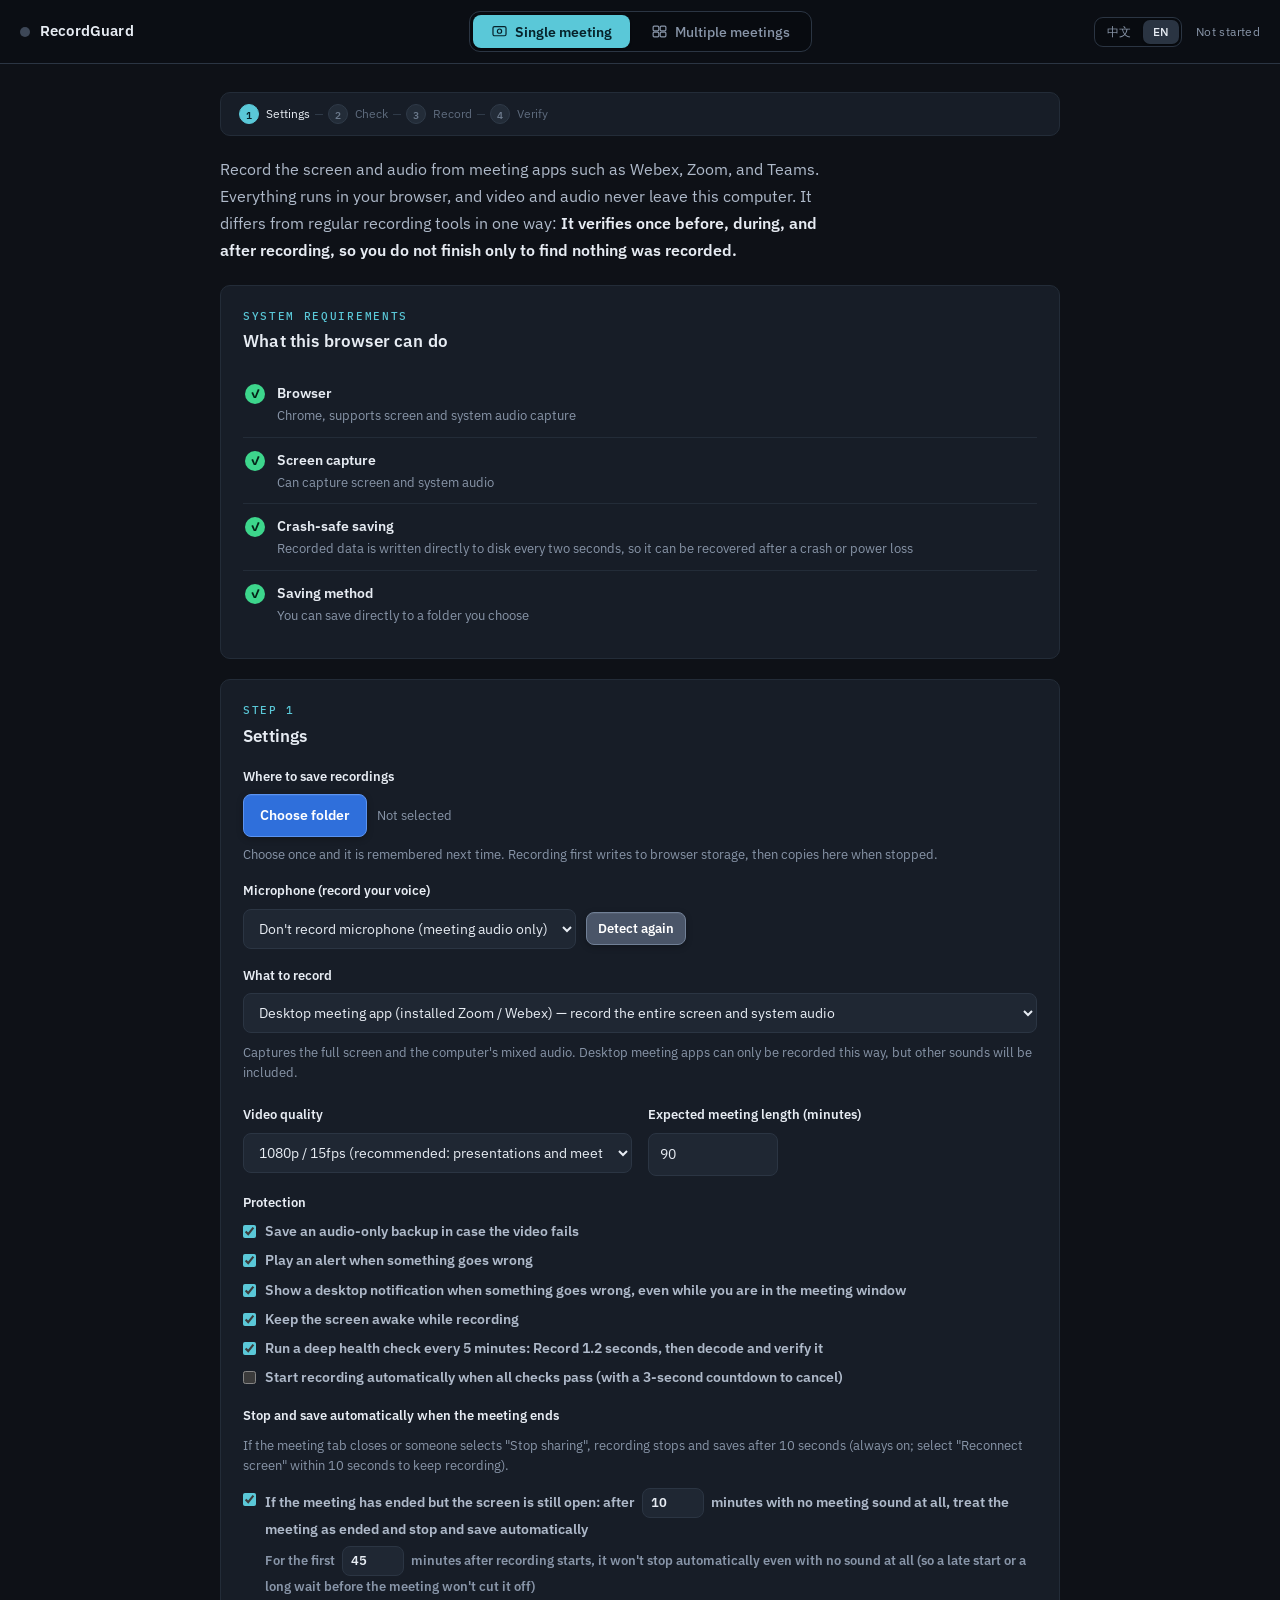
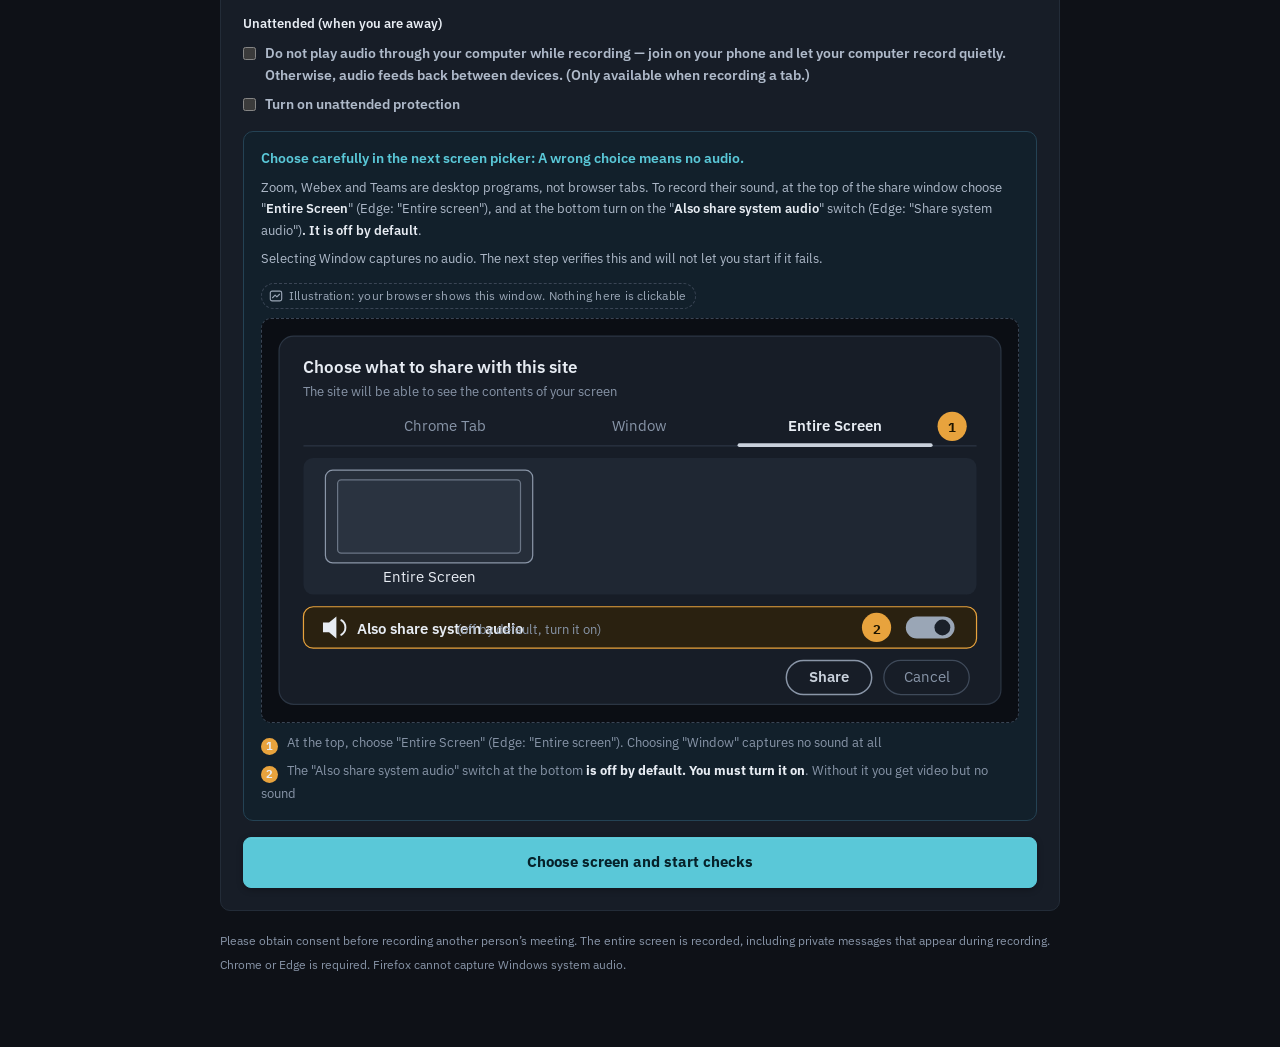
<file: index.html>
<!doctype html>
<html lang="zh-Hant">
<head>
<meta charset="utf-8">
<meta name="viewport" content="width=device-width, initial-scale=1">
<script>try{var l=localStorage.getItem('meetingRecorder.lang');if(l==='en'||(!l&&!/^zh/i.test(navigator.language||'')))document.documentElement.classList.add('i18n-pending')}catch(e){}</script>
<style>html.i18n-pending body{visibility:hidden}</style>
<title>會議錄影守門員</title>
<link rel="preconnect" href="https://fonts.googleapis.com">
<link rel="preconnect" href="https://fonts.gstatic.com" crossorigin>
<link rel="stylesheet" href="https://fonts.googleapis.com/css2?family=IBM+Plex+Mono:wght@400;500;600&family=IBM+Plex+Sans:wght@400;500;600;700&display=swap">
<link rel="stylesheet" href="app.css">
</head>
<body>
<header class="topbar">
<div class="rail">
  <div class="rail-id">
    <span class="rec-dot" id="statusDot"></span>
    <span class="rail-name">會議錄影守門員</span>
  </div>

  <div class="modeswitch" role="group" aria-label="錄製模式">
    <a class="ms on" href="./" aria-current="page"><svg viewBox="0 0 24 24" aria-hidden="true"><rect x="2.8" y="5" width="18.4" height="13" rx="2.2"/><circle cx="12" cy="11.5" r="3"/></svg><span>錄一場</span></a>
    <a class="ms" href="./multi.html"><svg viewBox="0 0 24 24" aria-hidden="true"><rect x="3" y="4.5" width="8" height="6.6" rx="1.5"/><rect x="13" y="4.5" width="8" height="6.6" rx="1.5"/><rect x="3" y="12.9" width="8" height="6.6" rx="1.5"/><rect x="13" y="12.9" width="8" height="6.6" rx="1.5"/></svg><span>同時錄多場</span></a>
  </div>

  <div class="rail-right">
    <div class="rail-clock" id="timer" hidden>00:00:00</div>
    <button type="button" class="btn stop sm" id="btnStopRail" hidden>停止並存檔</button>
    <div class="rail-state" id="statusText" role="status" aria-live="polite">初始化</div>
  </div>
</div>

<div class="alert" id="alertBar" role="alert" aria-live="assertive" hidden>
  <span class="alert-mark" id="alertIcon">!</span>
  <div class="alert-body">
    <div class="alert-title" id="alertTitle"></div>
    <div class="alert-detail" id="alertDetail"></div>
  </div>
  <button type="button" class="btn ghost sm" id="alertMute">靜音提示</button>
</div>
</header>

<main>

  <ol class="stepper" id="stepper" aria-label="進度">
    <li data-n="1">設定</li>
    <li data-n="2">檢查</li>
    <li data-n="3">錄製</li>
    <li data-n="4">驗證</li>
  </ol>

  <p class="lede">
    錄 Webex、Zoom、Teams 這類會議軟體的螢幕與聲音。全部在你自己的瀏覽器裡跑，
    影像和聲音不會離開這台電腦。它跟一般錄影工具的差別只有一件事：
    <strong>它會在開錄前、錄製中、錄完後各驗一次，不讓你錄完才發現沒錄到。</strong>
  </p>


  <!-- ── 環境自檢 ── -->
  <section class="panel" id="envCard">
    <div class="panel-head">
      <span class="eyebrow">執行環境</span>
      <h2>這個瀏覽器做得到什麼</h2>
    </div>
    <div class="checks" id="envList"></div>
    <div id="envEscape" hidden>
      <p class="note">螢幕擷取在嵌入的頁面裡被瀏覽器政策擋住，這一份只能看、不能錄。
        可以真正錄影的完整版在下面這個網址，把它貼到瀏覽器自己的分頁就能用：</p>
      <code class="urlbox" id="directUrl"></code>
      <div class="row">
        <button type="button" class="btn accent" id="btnCopyUrl">複製網址</button>
        <button type="button" class="btn" id="btnOpenTab">試著直接開新分頁</button>
        <span class="note" id="copyNote"></span>
      </div>
    </div>
  </section>

  <!-- ── 救援 ── -->
  <section class="panel flagged" id="recoveryCard" hidden>
    <div class="panel-head">
      <span class="eyebrow">救援</span>
      <h2>上次留下來的錄影檔</h2>
    </div>
    <p class="note">還存在瀏覽器本機儲存區裡。可能是上次當掉，也可能是匯出後沒清掉。</p>
    <div id="recoveryList" class="rows"></div>
  </section>

  <!-- ── 1 設定 ── -->
  <section class="panel" id="setupCard">
    <div class="panel-head">
      <span class="eyebrow">步驟一</span>
      <h2>設定</h2>
    </div>

    <div class="field">
      <span class="field-label">錄完存到哪個資料夾</span>
      <div class="row">
        <button type="button" class="btn accent" id="btnUseSaved" hidden>繼續用「<span id="savedName"></span>」</button>
        <button type="button" class="btn" id="btnPickDir">選擇資料夾</button>
        <span class="val" id="dirLabel">尚未選擇</span>
        <button type="button" class="btn ghost sm" id="btnForgetDir" hidden>忘記這個資料夾</button>
      </div>
      <p class="note">選過一次就記住，下次打開直接沿用。錄製過程先寫進瀏覽器的本機儲存區，停止後才複製到這裡。</p>
    </div>

    <div class="field">
      <label for="micSelect">麥克風（錄你自己的聲音）</label>
      <div class="row">
        <select id="micSelect"></select>
        <button type="button" class="btn ghost sm" id="btnRefreshMic">重新偵測</button>
      </div>
    </div>

    <div class="field">
      <label for="sourceMode">要錄什麼</label>
      <select id="sourceMode">
        <option value="monitor">桌面版會議軟體（Zoom / Webex 安裝版）—— 錄整個畫面＋系統音訊</option>
        <option value="browser">瀏覽器裡的會議（網頁版 / Meet / Teams）—— 只錄那個分頁</option>
      </select>
      <p class="hint" id="modeHint"></p>
    </div>

    <div class="grid-2">
      <div class="field">
        <label for="qualitySelect">畫質</label>
        <select id="qualitySelect"></select>
      </div>
      <div class="field">
        <label for="expectMinutes">預計會議長度（分鐘）</label>
        <input type="number" id="expectMinutes" value="90" min="5" max="600" step="5">
      </div>
    </div>

    <div class="field">
      <span class="field-label">保險機制</span>
      <label class="check" for="optBackupAudio"><input type="checkbox" id="optBackupAudio" checked><span>另存一份純音訊備份檔，影片萬一壞掉時聲音還在</span></label>
      <label class="check" for="optAlarm"><input type="checkbox" id="optAlarm" checked><span>出問題時發出提示音</span></label>
      <label class="check" for="optNotify"><input type="checkbox" id="optNotify" checked><span>出問題時跳桌面通知，你人在會議視窗也看得到</span></label>
      <label class="check" for="optWakeLock"><input type="checkbox" id="optWakeLock" checked><span>錄製期間不讓螢幕休眠</span></label>
      <label class="check" for="optDeep"><input type="checkbox" id="optDeep" checked><span>每 5 分鐘做一次深度健檢：試錄 1.2 秒再解碼驗證</span></label>
      <label class="check" for="optAutoStart"><input type="checkbox" id="optAutoStart"><span>檢查全部通過就自動開始錄（會倒數 3 秒，來得及取消）</span></label>
    </div>

    <div class="field">
      <span class="field-label">會議結束時自動停止並存檔</span>
      <p class="hint">會議分頁被關掉、或按了「停止共用」：10 秒後自動停止並存檔（一律開啟；10 秒內按「重新接上畫面」可以接著錄）。</p>
      <label class="check" for="optAutoStopQuiet"><input type="checkbox" id="optAutoStopQuiet" checked><span>會議結束了但畫面還開著：連續 <input type="number" id="quietMin" value="10" min="3" max="120" step="1"> 分鐘完全沒有會議聲音，就判定會議結束，自動停止並存檔<br><span class="hint-inline">開錄後 <input type="number" id="quietGraceMin" value="45" min="0" max="240" step="5"> 分鐘內，就算完全沒有聲音也不會自動停止（會議晚開場、開場前等很久都不會被收掉）</span></span></label>
    </div>

    <div class="field">
      <span class="field-label">無人看管（人不在電腦旁的時候用）</span>
      <label class="check" for="optSilent"><input type="checkbox" id="optSilent"><span>錄的時候電腦不要把聲音放出來 —— 你用手機開會、電腦在旁邊靜靜地錄，不這樣做兩邊會互相回授（只在錄分頁時有效）</span></label>
      <label class="check" for="optUnattended"><input type="checkbox" id="optUnattended"><span>開啟無人看管保護</span></label>
      <div id="unattendedOpts" hidden>
        <label class="check" for="optAutoStopFatal"><input type="checkbox" id="optAutoStopFatal" checked><span>確定錄不到東西時自動收檔（資料停止寫入、錄影器停擺、寫檔失敗）—— 畫面卡住不算，因為那時聲音通常還在錄</span></label>
        <label class="check" for="maxHours2"><span>最長錄 <input type="number" id="maxHours" value="4" min="1" max="12" step="1"> 小時，到了就自動收檔存好</span></label>
        <p class="hint">⚠ 出門前記得把 Windows 的電源設定改成「永不睡眠」，電腦睡著錄影就停了。</p>
      </div>
    </div>

    <div class="callout" id="calloutMonitor">
      <h3>接下來選畫面時，這一步選錯就沒有聲音</h3>
      <p>Zoom、Webex、Teams 是獨立的桌面程式，不是網頁分頁。要錄到它們的聲音，
         在分享視窗上方必須選「<strong>整個螢幕畫面</strong>」（Edge 叫「整個螢幕」），
         並把底部「<strong>分享系統音訊</strong>」（Edge 叫「共用系統音訊」）的開關<strong>打開——它預設是關的</strong>。</p>
      <p>選「視窗」抓不到任何聲音。下一步會實際驗證，沒過不讓你開始錄。</p>
      <figure class="illus">
        <div class="illus-tag"><svg class="illus-ic" viewBox="0 0 16 16" aria-hidden="true"><rect x="1.5" y="2.5" width="13" height="11" rx="2"/><path d="M4 10l3-3 2 2 3-3"/></svg><span>示意圖・瀏覽器會跳出這個視窗，這裡不能按</span></div>
        <svg viewBox="0 0 620 330" role="img" aria-label="分享視窗示意圖：選上方的整個螢幕畫面，並把底部的分享系統音訊開關打開">
          <rect x="14" y="14" width="592" height="302" rx="12" class="dlg"/>
          <text x="34" y="44" class="t-title">選擇要與這個網站分享的內容</text>
          <text x="34" y="63" class="t-dim">網站將能查看你的畫面內容</text>
          <text x="150" y="92" class="t-tab" text-anchor="middle">Chrome 分頁</text>
          <text x="310" y="92" class="t-tab" text-anchor="middle">視窗</text>
          <text x="470" y="92" class="t-tab on" text-anchor="middle">整個螢幕畫面</text>
          <line x1="34" y1="104" x2="586" y2="104" class="rule"/>
          <rect x="390" y="102" width="160" height="3" rx="1.5" class="ul"/>
          <circle cx="566" cy="88" r="12" class="pin"/><text x="566" y="93" class="t-pin" text-anchor="middle">1</text>
          <rect x="34" y="114" width="552" height="112" rx="8" class="pane"/>
          <rect x="52" y="124" width="170" height="76" rx="6" class="row on"/>
          <rect x="62" y="132" width="150" height="60" rx="3" class="screen-thumb"/>
          <text x="137" y="216" class="t-row on" text-anchor="middle">整個螢幕畫面</text>
          <rect x="34" y="236" width="552" height="34" rx="8" class="abar on"/>
          <path d="M50 249h5l6-5v18l-6-5h-5z" class="spk"/>
          <path d="M65 247a7 7 0 0 1 0 12" class="spkw"/>
          <text x="78" y="258" class="t-chk on">分享系統音訊</text>
          <text x="160" y="258" class="t-dim">（預設是關的，要打開）</text>
          <rect x="528" y="244" width="40" height="18" rx="9" class="sw on"/>
          <circle cx="558" cy="253" r="6.5" class="knob"/>
          <circle cx="504" cy="253" r="12" class="pin"/><text x="504" y="258" class="t-pin" text-anchor="middle">2</text>
          <rect x="430" y="280" width="70" height="28" rx="14" class="btn-go"/>
          <text x="465" y="298" class="t-go" text-anchor="middle">分享</text>
          <rect x="510" y="280" width="70" height="28" rx="14" class="btn-ghost"/>
          <text x="545" y="298" class="t-btn" text-anchor="middle">取消</text>
        </svg>
        <figcaption>
          <span><b class="pin-n">1</b> 上方點「整個螢幕畫面」（Edge 叫「整個螢幕」）——選「視窗」抓不到任何聲音</span>
          <span><b class="pin-n">2</b> 底部「分享系統音訊」的開關<b>預設是關的，一定要打開</b>——沒開就只有畫面沒聲音</span>
        </figcaption>
      </figure>
    </div>

    <div class="callout" id="calloutBrowser" hidden>
      <h3>接下來選分頁時，這一步選錯就沒有聲音</h3>
      <p>在分享視窗上方點「<strong>Chrome 分頁</strong>」（Edge 叫「Microsoft Edge 索引標籤」），挑會議那個分頁；
         底部「<strong>分享分頁音訊</strong>」的開關預設就是開的，確認沒被關掉。</p>
      <p>這個模式拿到的聲音<strong>只有那個分頁的</strong>，不會混到電腦上其他聲音，
         逐字稿品質最好。下一步會實際驗證，音訊沒開不讓你開始錄。</p>
      <figure class="illus">
        <div class="illus-tag"><svg class="illus-ic" viewBox="0 0 16 16" aria-hidden="true"><rect x="1.5" y="2.5" width="13" height="11" rx="2"/><path d="M4 10l3-3 2 2 3-3"/></svg><span>示意圖・瀏覽器會跳出這個視窗，這裡不能按</span></div>
        <svg viewBox="0 0 620 330" role="img" aria-label="分享視窗示意圖：選上方的 Chrome 分頁，確認底部的分享分頁音訊開關是開的">
          <rect x="14" y="14" width="592" height="302" rx="12" class="dlg"/>
          <text x="34" y="44" class="t-title">選擇要與這個網站分享的內容</text>
          <text x="34" y="63" class="t-dim">網站將能查看你的畫面內容</text>
          <text x="150" y="92" class="t-tab on" text-anchor="middle">Chrome 分頁</text>
          <text x="310" y="92" class="t-tab" text-anchor="middle">視窗</text>
          <text x="470" y="92" class="t-tab" text-anchor="middle">整個螢幕畫面</text>
          <line x1="34" y1="104" x2="586" y2="104" class="rule"/>
          <rect x="70" y="102" width="160" height="3" rx="1.5" class="ul"/>
          <circle cx="246" cy="88" r="12" class="pin"/><text x="246" y="93" class="t-pin" text-anchor="middle">1</text>
          <rect x="34" y="114" width="300" height="112" rx="8" class="pane"/>
          <rect x="42" y="122" width="284" height="28" rx="6" class="row on"/>
          <rect x="52" y="130" width="12" height="12" rx="3" class="fav"/>
          <text x="72" y="140" class="t-row on">Zoom Meeting — 今天這場</text>
          <rect x="42" y="156" width="284" height="28" rx="6" class="row"/>
          <rect x="52" y="164" width="12" height="12" rx="3" class="fav"/>
          <text x="72" y="174" class="t-row">Gmail</text>
          <rect x="42" y="190" width="284" height="28" rx="6" class="row"/>
          <rect x="52" y="198" width="12" height="12" rx="3" class="fav"/>
          <text x="72" y="208" class="t-row">Google 試算表</text>
          <rect x="346" y="114" width="240" height="112" rx="8" class="preview"/>
          <text x="466" y="174" class="t-dim" text-anchor="middle">預覽</text>
          <rect x="34" y="236" width="552" height="34" rx="8" class="abar on"/>
          <path d="M50 249h5l6-5v18l-6-5h-5z" class="spk"/>
          <path d="M65 247a7 7 0 0 1 0 12" class="spkw"/>
          <text x="78" y="258" class="t-chk on">分享分頁音訊</text>
          <text x="160" y="258" class="t-dim">（預設就是開的）</text>
          <rect x="528" y="244" width="40" height="18" rx="9" class="sw on"/>
          <circle cx="558" cy="253" r="6.5" class="knob"/>
          <circle cx="504" cy="253" r="12" class="pin"/><text x="504" y="258" class="t-pin" text-anchor="middle">2</text>
          <rect x="430" y="280" width="70" height="28" rx="14" class="btn-go"/>
          <text x="465" y="298" class="t-go" text-anchor="middle">分享</text>
          <rect x="510" y="280" width="70" height="28" rx="14" class="btn-ghost"/>
          <text x="545" y="298" class="t-btn" text-anchor="middle">取消</text>
        </svg>
        <figcaption>
          <span><b class="pin-n">1</b> 上方點「Chrome 分頁」（Edge 叫「Microsoft Edge 索引標籤」），挑會議那一個</span>
          <span><b class="pin-n">2</b> 底部「分享分頁音訊」的開關<b>預設就是開的</b>，確認它是亮的、不要關掉</span>
        </figcaption>
      </figure>
    </div>

    <button type="button" class="btn accent lg" id="btnPreflight">選擇畫面並開始檢查</button>
  </section>

  <!-- ── 2 檢查 ── -->
  <section class="panel" id="preflightCard" hidden>
    <div class="panel-head">
      <span class="eyebrow">步驟二</span>
      <h2>開錄前檢查</h2>
    </div>
    <div id="checkList" class="checks"></div>

    <figure class="screen" id="previewWrap" hidden>
      <video id="previewVideo" muted playsinline></video>
      <figcaption>這就是等一下會錄下去的畫面</figcaption>
    </figure>

    <div class="countdown" id="countdown" hidden>
      <span class="cd-num" id="cdNum">3</span>
      <span>檢查全部通過，即將自動開始錄製</span>
      <button type="button" class="btn sm" id="btnCancelAuto">先等一下</button>
    </div>

    <div class="row" id="preflightActions" hidden>
      <button type="button" class="btn accent lg" id="btnStart" disabled>開始錄製</button>
      <button type="button" class="btn ghost" id="btnRecheck">重新檢查</button>
      <button type="button" class="btn ghost" id="btnCancelPre">取消</button>
    </div>
    <label class="check" id="overrideWrap" for="optOverride" hidden>
      <input type="checkbox" id="optOverride"><span>我知道上面的紅色項目，仍要開始錄</span>
    </label>
  </section>

  <!-- ── 3 錄製中 ── -->
  <section class="panel" id="liveCard" hidden>
    <div class="panel-head">
      <span class="eyebrow">步驟三</span>
      <h2>錄製中</h2>
    </div>

    <div class="bank">
      <div class="slot" id="gVideo">
        <span class="slot-label">畫面</span>
        <span class="slot-big" id="vFps">–</span>
        <span class="slot-sub" id="vRes">等待訊號</span>
      </div>

      <div class="slot" id="gSys">
        <span class="slot-label">系統音<span class="slot-tag">會議聲音</span></span>
        <span class="slot-big mono" id="sysDb">−∞ <i>dBFS</i></span>
        <div class="meter"><div class="meter-fill" id="sysMeter"></div><div class="meter-zone"></div><div class="meter-hold" id="sysHold"></div></div>
        <div class="scale"><span>−60</span><span>−40</span><span>−20</span><span>0</span></div>
        <span class="slot-sub" id="sysSub">等待訊號</span>
      </div>

      <div class="slot" id="gMic">
        <span class="slot-label">麥克風<span class="slot-tag">你的聲音</span></span>
        <span class="slot-big mono" id="micDb">−∞ <i>dBFS</i></span>
        <div class="meter"><div class="meter-fill mic" id="micMeter"></div><div class="meter-zone"></div><div class="meter-hold" id="micHold"></div></div>
        <div class="scale"><span>−60</span><span>−40</span><span>−20</span><span>0</span></div>
        <span class="slot-sub" id="micSub">等待訊號</span>
      </div>

      <div class="slot" id="gDisk">
        <span class="slot-label">已安全落地</span>
        <span class="slot-big mono" id="diskVal">0 MB</span>
        <span class="slot-sub" id="diskSub">等待資料</span>
      </div>
    </div>

    <div class="mixer">
      <label for="sysGain">系統音音量 <input type="range" id="sysGain" min="0" max="2" step="0.05" value="1"></label>
      <label for="micGain">麥克風音量 <input type="range" id="micGain" min="0" max="2" step="0.05" value="1"></label>
    </div>

    <div class="row">
      <button type="button" class="btn stop lg" id="btnStop">停止並存檔</button>
      <button type="button" class="btn amber" id="btnReattach" hidden>重新接上畫面，開新的一段</button>
    </div>

    <span class="eyebrow spaced">事件紀錄</span>
    <div class="log" id="logBox"></div>
  </section>

  <!-- ── 4 完成 ── -->
  <section class="panel" id="doneCard" hidden>
    <div class="panel-head">
      <span class="eyebrow">步驟四</span>
      <h2>完成與驗證</h2>
    </div>
    <div id="doneSummary" class="verdict"></div>
    <div id="verifyList" class="checks"></div>
    <div id="fileList" class="rows"></div>
    <figure class="screen">
      <video id="resultVideo" controls playsinline></video>
      <figcaption>拉到中間和最後各看一眼，確認整段都在。</figcaption>
    </figure>
    <div class="row">
      <button type="button" class="btn accent" id="btnAgain">再錄一場</button>
      <button type="button" class="btn ghost" id="btnClearTemp">清除瀏覽器裡的暫存副本</button>
    </div>
  </section>

  <footer class="foot">
    <p>錄製他人會議前請先取得對方同意。錄的是整個螢幕，期間跳出來的私人訊息也會被錄進去。</p>
    <p>需要 Chrome 或 Edge。Firefox 抓不到 Windows 的系統音訊。</p>
  </footer>

</main>

<script type="module" src="js/app.js"></script>
</body>
</html>
</file>
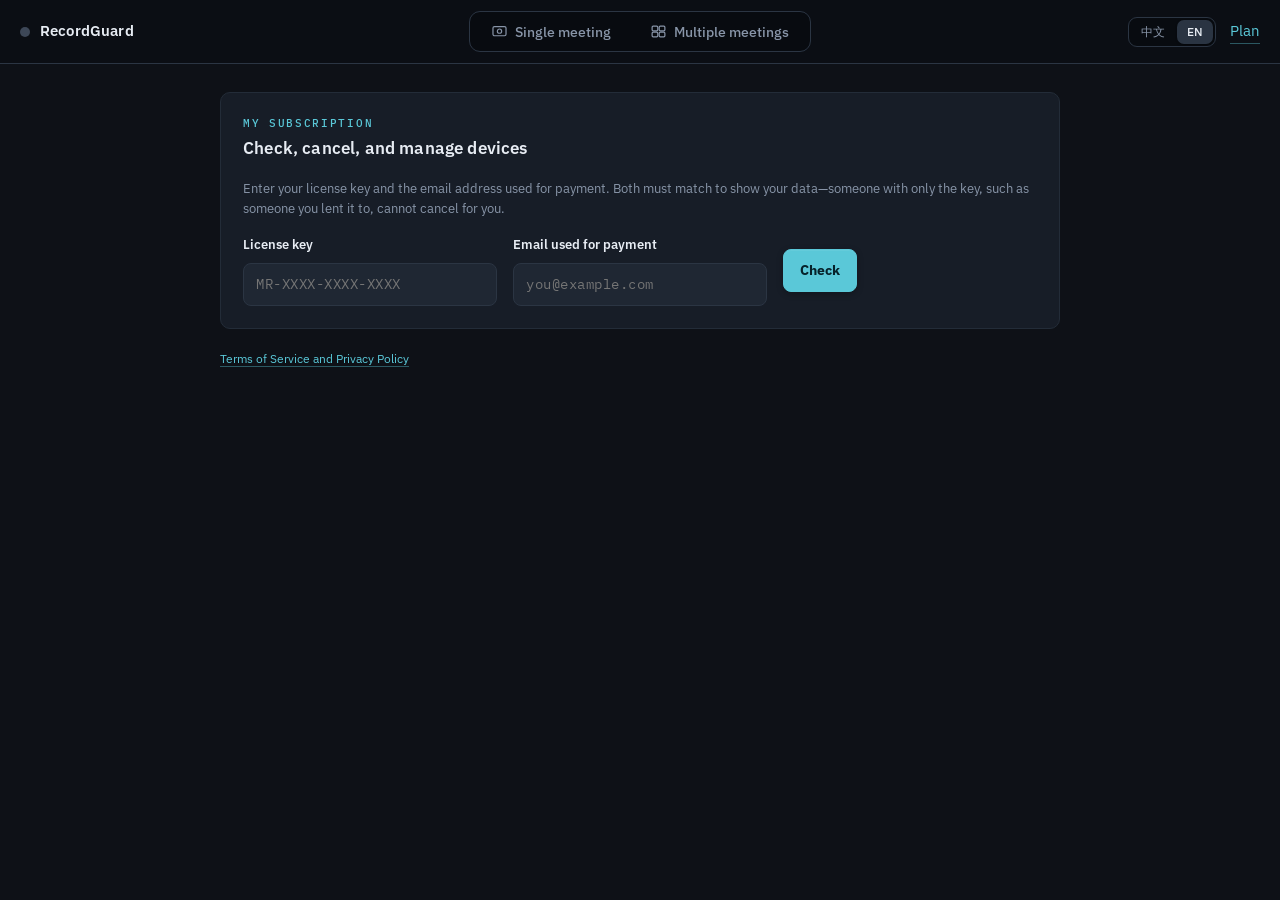
<file: account.html>
<!doctype html>
<html lang="zh-Hant">
<head>
<meta charset="utf-8">
<meta name="viewport" content="width=device-width, initial-scale=1">
<script>try{var l=localStorage.getItem('meetingRecorder.lang');if(l==='en'||(!l&&!/^zh/i.test(navigator.language||'')))document.documentElement.classList.add('i18n-pending')}catch(e){}</script>
<style>html.i18n-pending body{visibility:hidden}</style>
<title>我的訂閱 · 會議錄影守門員</title>
<link rel="preconnect" href="https://fonts.googleapis.com">
<link rel="preconnect" href="https://fonts.gstatic.com" crossorigin>
<link rel="stylesheet" href="https://fonts.googleapis.com/css2?family=IBM+Plex+Mono:wght@400;500;600&family=IBM+Plex+Sans:wght@400;500;600;700&display=swap">
<link rel="stylesheet" href="app.css">
</head>
<body>

<header class="topbar">
  <div class="rail">
    <div class="rail-id">
      <span class="rec-dot"></span>
      <span class="rail-name">會議錄影守門員</span>
    </div>
    <div class="modeswitch" role="group" aria-label="錄製模式">
      <a class="ms" href="./"><svg viewBox="0 0 24 24" aria-hidden="true"><rect x="2.8" y="5" width="18.4" height="13" rx="2.2"/><circle cx="12" cy="11.5" r="3"/></svg><span>錄一場</span></a>
      <a class="ms" href="./multi.html"><svg viewBox="0 0 24 24" aria-hidden="true"><rect x="3" y="4.5" width="8" height="6.6" rx="1.5"/><rect x="13" y="4.5" width="8" height="6.6" rx="1.5"/><rect x="3" y="12.9" width="8" height="6.6" rx="1.5"/><rect x="13" y="12.9" width="8" height="6.6" rx="1.5"/></svg><span>同時錄多場</span></a>
    </div>
    <div class="rail-right"><a class="link" href="./pricing.html">方案</a></div>
  </div>
</header>

<main>
  <section class="panel">
    <div class="panel-head">
      <span class="eyebrow">我的訂閱</span>
      <h2>查詢、取消、管理裝置</h2>
    </div>
    <p class="note">輸入授權碼和付款時填的 Email。兩個都對才會顯示資料 —— 只有授權碼的人（例如你借給別人用）不能幫你取消。</p>
    <form id="lookup" class="grid-2">
      <div class="field">
        <label for="key">授權碼</label>
        <input type="text" id="key" placeholder="MR-XXXX-XXXX-XXXX" maxlength="17" spellcheck="false" autocomplete="off" class="mono-in">
      </div>
      <div class="field">
        <label for="email">付款時填的 Email</label>
        <input type="email" id="email" placeholder="you@example.com" autocomplete="email" class="mono-in">
      </div>
      <div class="row"><button type="submit" class="btn accent" id="go">查詢</button><span class="note" id="msg"></span></div>
    </form>
  </section>

  <section class="panel" id="result" hidden>
    <div class="panel-head">
      <span class="eyebrow">狀態</span>
      <h2 id="rTitle"></h2>
    </div>
    <div class="acct-grid">
      <div><span>方案</span><b id="rPlan"></b></div>
      <div><span>狀態</span><b id="rStatus"></b></div>
      <div><span>可以使用到</span><b id="rUntil"></b></div>
      <div><span>下次扣款</span><b id="rNext"></b></div>
      <div><span>已成功扣款</span><b id="rTimes"></b></div>
    </div>
    <p class="note" id="rReason"></p>

    <h3 class="howto-h">付款紀錄</h3>
    <div class="tbl-wrap"><table class="acct-table"><thead><tr><th>時間</th><th>項目</th><th>金額</th><th>結果</th></tr></thead><tbody id="rPays"></tbody></table></div>

    <h3 class="howto-h">已啟用的裝置</h3>
    <p class="note" id="rDevNote"></p>
    <div class="tbl-wrap"><table class="acct-table"><thead><tr><th>裝置</th><th>最後使用</th><th>佔名額</th></tr></thead><tbody id="rDevs"></tbody></table></div>

    <div class="row">
      <button type="button" class="btn" id="resetDev">清空所有裝置</button>
      <button type="button" class="btn danger-ghost" id="cancel">取消訂閱</button>
    </div>
    <p class="note" id="actMsg"></p>
  </section>

  <footer class="foot">
    <p><a class="link" href="./terms.html">服務條款與隱私權政策</a></p>
  </footer>
</main>

<script type="module">
import { t, fmtWhen } from './js/i18n.js';
const $ = (id) => document.getElementById(id);
const fmt = (ms) => fmtWhen(ms);
const fmtD = (ms) => fmtWhen(ms, false);
const kindName = { first: '首期', 'first-sync': '首期（補查）', period: '每月續扣', 'period-sync': '每月續扣（補查）', cancel: '取消訂閱' };
let creds = null;

try { $('key').value = localStorage.getItem('meetingRecorder.licenseKey') || ''; } catch (e) {}

async function post(path, body) {
  const r = await fetch(path, { method: 'POST', headers: { 'content-type': 'application/json' }, body: JSON.stringify(body) });
  const j = await r.json().catch(() => ({}));
  if (!r.ok) throw new Error(j.error || ('發生錯誤（' + r.status + '）'));
  return j;
}

function statusPill(a) {
  if (a.plan === 'owner') return '<span class="pill ok">站主授權</span>';
  if (a.status === 'active' && a.usable) return '<span class="pill ok">付費中</span>';
  if (a.status === 'cancelled' && a.usable) return '<span class="pill warn">已取消，期滿停用</span>';
  if (a.status === 'pending') return '<span class="pill warn">付款確認中</span>';
  return '<span class="pill bad">已停用</span>';
}

function render(a) {
  $('result').hidden = false;
  $('rTitle').textContent = a.key + '（' + a.email + '）';
  $('rPlan').textContent = a.planName + (a.amount ? `｜NT$${a.amount}/月` : '');
  $('rStatus').innerHTML = statusPill(a);
  $('rUntil').textContent = a.plan === 'owner' ? '不會過期' : fmtD(a.expiresAt);
  $('rNext').textContent = a.nextCharge ? fmtD(a.nextCharge) + ` NT$${a.amount}` : (a.status === 'cancelled' ? '不會再扣款' : '—');
  $('rTimes').textContent = (a.successTimes || 0) + ' 期';
  $('rReason').textContent = a.usable ? '' : (a.reason || '');

  $('rPays').innerHTML = a.payments.length ? a.payments.map((p) =>
    `<tr><td>${fmt(p.at)}</td><td>${kindName[p.kind] || p.kind}</td><td>${p.amount ? 'NT$' + p.amount : '—'}</td>` +
    `<td>${p.ok ? '<span class="pill ok">成功</span>' : '<span class="pill bad">未成功</span>'}</td></tr>`).join('')
    : '<tr><td colspan="4">還沒有付款紀錄</td></tr>';

  const counted = a.devices.filter((d) => d.counted).length;
  $('rDevNote').textContent = `最近 30 天使用過的裝置才佔名額，目前 ${counted} / ${a.maxDevices} 台。`;
  $('rDevs').innerHTML = a.devices.length ? a.devices.map((d) =>
    `<tr><td class="mono">${d.id}</td><td>${fmt(d.lastSeen)}</td><td>${d.counted ? '是' : '否（超過 30 天）'}</td></tr>`).join('')
    : '<tr><td colspan="3">沒有已啟用的裝置</td></tr>';

  $('cancel').hidden = a.plan === 'owner' || a.status === 'cancelled' || !['active', 'pending'].includes(a.status);
}

$('lookup').addEventListener('submit', async (e) => {
  e.preventDefault();
  creds = { key: $('key').value.trim(), email: $('email').value.trim() };
  $('go').disabled = true; $('msg').textContent = '查詢中…'; $('actMsg').textContent = '';
  try { render(await post('/api/account', creds)); $('msg').textContent = ''; }
  catch (err) { $('msg').textContent = err.message; $('result').hidden = true; }
  $('go').disabled = false;
});

$('cancel').addEventListener('click', async () => {
  if (!creds) return;
  if (!confirm(t('確定要取消訂閱？') + '\n\n' + t('系統會通知綠界停止之後的扣款。已經付款的這一期可以繼續用到期滿，不會按比例退款。'))) return;
  $('cancel').disabled = true; $('actMsg').textContent = '正在通知綠界…';
  try {
    const r = await post('/api/account/cancel', creds);
    $('actMsg').textContent = r.usableUntil
      ? `已取消。綠界不會再扣款，Pro 功能可以用到 ${fmtD(r.usableUntil)}。`
      : '已取消。';
    render(await post('/api/account', creds));
  } catch (err) { $('actMsg').textContent = err.message; }
  $('cancel').disabled = false;
});

$('resetDev').addEventListener('click', async () => {
  if (!creds) return;
  if (!confirm(t('清空所有已啟用的裝置？之後每台電腦重新打開工具時會自動重新啟用。'))) return;
  try {
    const r = await post('/api/account/reset-devices', creds);
    $('actMsg').textContent = `已清空 ${r.removed} 台裝置。`;
    try { localStorage.removeItem('meetingRecorder.entitlement'); } catch (e) {}
    render(await post('/api/account', creds));
  } catch (err) { $('actMsg').textContent = err.message; }
});
</script>
</body>
</html>
</file>
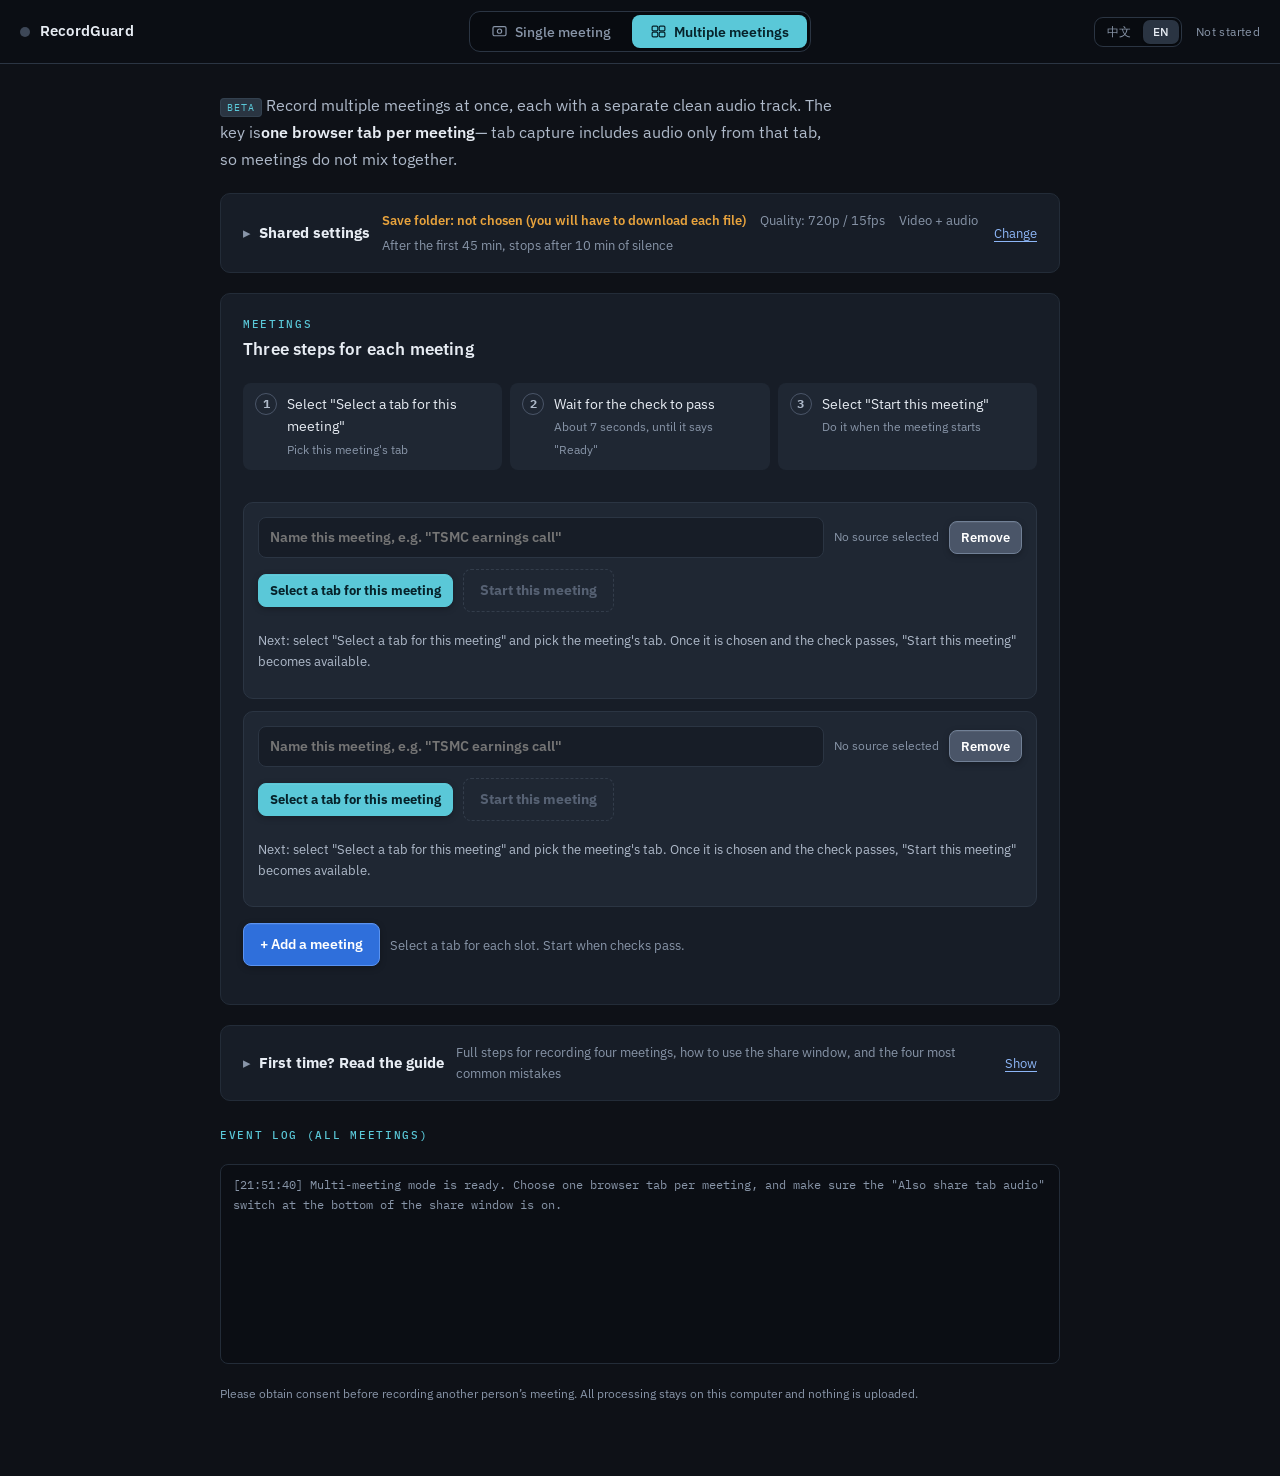
<file: multi.html>
<!doctype html>
<html lang="zh-Hant">
<head>
<meta charset="utf-8">
<meta name="viewport" content="width=device-width, initial-scale=1">
<script>try{var l=localStorage.getItem('meetingRecorder.lang');if(l==='en'||(!l&&!/^zh/i.test(navigator.language||'')))document.documentElement.classList.add('i18n-pending')}catch(e){}</script>
<style>html.i18n-pending body{visibility:hidden}</style>
<title>同時錄多場 · 會議錄影守門員</title>
<link rel="preconnect" href="https://fonts.googleapis.com">
<link rel="preconnect" href="https://fonts.gstatic.com" crossorigin>
<link rel="stylesheet" href="https://fonts.googleapis.com/css2?family=IBM+Plex+Mono:wght@400;500;600&family=IBM+Plex+Sans:wght@400;500;600;700&display=swap">
<link rel="stylesheet" href="app.css">
</head>
<body>

<svg class="sprite" aria-hidden="true" focusable="false"><defs>
  <symbol id="i-tab" viewBox="0 0 24 24"><rect x="2.5" y="4.5" width="19" height="15" rx="2"/><path d="M2.5 9h19M7 4.5v4.5"/></symbol>
  <symbol id="i-mic-off" viewBox="0 0 24 24"><path d="M9 4.5a3 3 0 0 1 6 0v5a3 3 0 0 1-.5 1.7M12 15.5v4M8 19.5h8M5.5 10.5a6.5 6.5 0 0 0 9 6"/><path d="M4 3.5l16 17"/></symbol>
  <symbol id="i-headphones" viewBox="0 0 24 24"><path d="M4 14v-2a8 8 0 0 1 16 0v2"/><rect x="2.5" y="13.5" width="4.5" height="7" rx="2"/><rect x="17" y="13.5" width="4.5" height="7" rx="2"/></symbol>
  <symbol id="i-power" viewBox="0 0 24 24"><path d="M12 3.5v8"/><path d="M6.8 6.6a8 8 0 1 0 10.4 0"/></symbol>
  <symbol id="i-folder" viewBox="0 0 24 24"><path d="M3 6.5a2 2 0 0 1 2-2h4l2 2.5h8a2 2 0 0 1 2 2v9a2 2 0 0 1-2 2H5a2 2 0 0 1-2-2z"/></symbol>
  <symbol id="i-gauge" viewBox="0 0 24 24"><path d="M4 17a8.5 8.5 0 1 1 16 0"/><path d="M12 17l4-5"/><circle cx="12" cy="17" r="1.4"/></symbol>
  <symbol id="i-plus" viewBox="0 0 24 24"><rect x="3.5" y="4.5" width="17" height="15" rx="2"/><path d="M12 9v6M9 12h6"/></symbol>
  <symbol id="i-tag" viewBox="0 0 24 24"><path d="M3.5 11V5a1.5 1.5 0 0 1 1.5-1.5h6l9 9-7.5 7.5z"/><circle cx="8" cy="8" r="1.3"/></symbol>
  <symbol id="i-share" viewBox="0 0 24 24"><rect x="2.5" y="4.5" width="19" height="13" rx="2"/><path d="M2.5 8.5h19"/><path d="M8 20.5h8"/><path d="M12 11v4M10 13l2-2 2 2"/></symbol>
  <symbol id="i-check" viewBox="0 0 24 24"><circle cx="12" cy="12" r="8.5"/><path d="M8.2 12.2l2.6 2.6 5-5.4"/></symbol>
  <symbol id="i-rec" viewBox="0 0 24 24"><circle cx="12" cy="12" r="8.5"/><circle cx="12" cy="12" r="3.6" fill="currentColor" stroke="none"/></symbol>
  <symbol id="i-eye" viewBox="0 0 24 24"><path d="M2.5 12S6 5.5 12 5.5 21.5 12 21.5 12 18 18.5 12 18.5 2.5 12 2.5 12z"/><circle cx="12" cy="12" r="2.8"/></symbol>
  <symbol id="i-stop" viewBox="0 0 24 24"><circle cx="12" cy="12" r="8.5"/><rect x="9" y="9" width="6" height="6" rx="1" fill="currentColor" stroke="none"/></symbol>
</defs></svg>

<header class="topbar">
  <div class="rail">
    <div class="rail-id">
      <span class="rec-dot" id="statusDot"></span>
      <span class="rail-name">會議錄影守門員</span>
    </div>

    <div class="modeswitch" role="group" aria-label="錄製模式">
      <a class="ms" href="./"><svg viewBox="0 0 24 24" aria-hidden="true"><rect x="2.8" y="5" width="18.4" height="13" rx="2.2"/><circle cx="12" cy="11.5" r="3"/></svg><span>錄一場</span></a>
      <a class="ms on" href="./multi.html" aria-current="page"><svg viewBox="0 0 24 24" aria-hidden="true"><rect x="3" y="4.5" width="8" height="6.6" rx="1.5"/><rect x="13" y="4.5" width="8" height="6.6" rx="1.5"/><rect x="3" y="12.9" width="8" height="6.6" rx="1.5"/><rect x="13" y="12.9" width="8" height="6.6" rx="1.5"/></svg><span>同時錄多場</span></a>
    </div>

    <div class="rail-right">
      <div class="rail-clock" id="timer" hidden>00:00:00</div>
      <button type="button" class="btn sm" id="btnMark" hidden>標記這一刻</button>
      <button type="button" class="btn stop sm" id="btnStopAll" hidden>全部停止</button>
      <div class="rail-state" id="statusText" role="status" aria-live="polite">初始化</div>
    </div>
  </div>

  <div class="alert" id="alertBar" role="alert" aria-live="assertive" hidden>
    <span class="alert-mark" id="alertIcon">!</span>
    <div class="alert-body">
      <div class="alert-title" id="alertTitle"></div>
      <div class="alert-detail" id="alertDetail"></div>
    </div>
    <button type="button" class="btn ghost sm" id="alertMute">靜音提示</button>
  </div>
</header>

<main>

  <p class="lede">
    <span class="beta">實測版</span>
    同時錄好幾場會議，每一場各自一個乾淨的音軌。做法是<strong>一場抓一個瀏覽器分頁</strong>——
    分頁擷取拿到的聲音只有那個分頁的，不會跟其他場混在一起。
  </p>

  <!-- 救援：當機、關頁之後留在瀏覽器暫存裡的檔案 -->
  <section class="panel flagged" id="recoveryCard" hidden>
    <div class="panel-head">
      <span class="eyebrow">救援</span>
      <h2>上次留下來的錄影檔</h2>
    </div>
    <p class="note">還存在瀏覽器本機儲存區裡。可能是上次當掉或關掉頁面，也可能是匯出後沒清掉。標「尚未匯出」的請先另存。</p>
    <div id="recoveryList" class="rows"></div>
  </section>

  <section class="panel fold-panel" id="setupCard">
   <details class="fold" id="setupFold">
    <summary>
      <span class="fold-title">共用設定</span>
      <span class="fold-sum" id="setupSummary"></span>
      <span class="fold-more">更改</span>
    </summary>
    <div class="fold-body">

    <div class="field">
      <span class="field-label">錄完存到哪個資料夾</span>
      <div class="row">
        <button type="button" class="btn accent" id="btnUseSaved" hidden>繼續用「<span id="savedName"></span>」</button>
        <button type="button" class="btn" id="btnPickDir">選擇資料夾</button>
        <span class="val" id="dirLabel">尚未選擇</span>
      </div>
    </div>

    <div class="grid-2">
      <div class="field">
        <label for="qualitySelect">影像畫質</label>
        <select id="qualitySelect"></select>
      </div>
      <div class="field">
        <label for="expectMinutes">預計會議長度（分鐘）</label>
        <input type="number" id="expectMinutes" value="90" min="5" max="600" step="5">
      </div>
    </div>

    <div class="field">
      <label class="check" for="optVideo"><input type="checkbox" id="optVideo" checked><span>也錄影像（關掉就只留聲音，容量和 CPU 都省很多）</span></label>
      <label class="check" for="optAlarm"><input type="checkbox" id="optAlarm" checked><span>出問題時發出提示音</span></label>
      <label class="check" for="optNotify"><input type="checkbox" id="optNotify" checked><span>出問題時跳桌面通知</span></label>
    </div>

    <div class="field">
      <span class="field-label">會議結束時自動停止並存檔</span>
      <p class="hint">某一場的會議分頁被關掉、或按了「停止共用」：那一場 3 秒後自動停止並存檔，其他場照常錄（一律開啟）。</p>
      <label class="check" for="optAutoQuiet"><input type="checkbox" id="optAutoQuiet" checked><span>會議結束了但分頁還開著：某一場連續 <input type="number" id="quietMin" value="10" min="3" max="120" step="1"> 分鐘完全沒有聲音，就判定那場結束，自動停止並存檔<br><span class="hint-inline">每一場開錄後 <input type="number" id="graceMin" value="45" min="0" max="240" step="5"> 分鐘內，就算完全沒有聲音也不會自動停止（會議晚開場、開場前等很久都不會被收掉）</span></span></label>
    </div>

    <div class="budget" id="budget"></div>
    </div>
   </details>
  </section>

  <!-- 場次 -->
  <section class="panel" id="slotsCard">
    <div class="panel-head">
      <span class="eyebrow">場次</span>
      <h2>每一場照三步做</h2>
    </div>
    <ol class="flow3">
      <li><b>1</b><span>按「選擇這場的分頁」<br><i>選這場會議的分頁</i></span></li>
      <li><b>2</b><span>等檢查通過<br><i>約 7 秒，變成「準備好了」</i></span></li>
      <li><b>3</b><span>按「開始錄這一場」<br><i>會議開始時再按就好</i></span></li>
    </ol>
    <div id="slotList" class="slots"></div>
    <p class="note plan-note" id="planNote"></p>
    <div class="row">
      <button type="button" class="btn" id="btnAddSlot">＋ 加一場</button>
      <span class="note" id="slotHint">先加一場，然後選它要錄哪個分頁。</span>
    </div>
    <div class="row">
      <button type="button" class="btn accent lg" id="btnStartAll" disabled>開始錄製全部</button>
    </div>
  </section>

  <!-- 完成 -->
  <section class="panel" id="doneCard" hidden>
    <div class="panel-head">
      <span class="eyebrow">完成</span>
      <h2>驗證結果與實測數據</h2>
    </div>
    <div id="doneList"></div>
    <div class="row">
      <button type="button" class="btn accent" id="btnAgain">再錄一輪</button>
    </div>
  </section>

  <!-- 教學（收合；第一次用再點開） -->
  <section class="panel fold-panel" id="howtoCard">
   <details class="fold" id="howtoFold">
    <summary><span class="fold-title">第一次用？看教學</span><span class="fold-sum">一次錄四場的完整步驟、分享視窗怎麼選、最容易出錯的四件事</span><span class="fold-more">展開</span></summary>
    <div class="fold-body">
    <div class="callout warnish">
    <h3>用之前先知道三件事</h3>
    <p><strong>會議必須用網頁版參加。</strong>Zoom、Webex 的桌面程式沒辦法單獨抓聲音，
       它們的聲音只存在於整台電腦的混音裡，多場會糊在一起。</p>
    <p><strong>選分頁時，底部的「分享分頁音訊」開關要是開的（預設就是開的，不要關掉）。</strong>關掉就只有畫面沒聲音，
       下一步會擋住不讓你開始。</p>
    <p><strong>這一版預設不錄麥克風。</strong>你的麥克風會同時收到所有場次的喇叭聲，
       混進去只會讓每一軌都變髒。建議戴耳機。</p>
  </div>
    <div class="panel-head">
      <span class="eyebrow">教學</span>
      <h2>一次錄四場，照這個順序按</h2>
    </div>
    <p class="note">整個流程約五分鐘。每一場都要各自跑一次 Chrome 的分享視窗，這步不能自動化。</p>

    <h3 class="howto-h">開始之前</h3>
    <div class="steps prep">
      <div class="step">
        <svg class="ic"><use href="#i-tab"/></svg>
        <div><b>四場都用網頁版加入</b><span>安裝版的 Zoom／Webex 抓不到單獨的聲音，四場會糊成一團。
          找會議連結裡的「從瀏覽器加入」。</span></div>
      </div>
      <div class="step">
        <svg class="ic"><use href="#i-mic-off"/></svg>
        <div><b>四個分頁先全部開好、加入完成</b><span>各自把麥克風和鏡頭關掉，放在同一個 Chrome 視窗裡比較好認。</span></div>
      </div>
      <div class="step">
        <svg class="ic"><use href="#i-headphones"/></svg>
        <div><b>戴耳機</b><span>四場一起從喇叭放，你自己也聽不清楚。</span></div>
      </div>
      <div class="step">
        <svg class="ic"><use href="#i-power"/></svg>
        <div><b>電源設定改成永不睡眠</b><span>設定 → 系統 → 電源與電池 → 螢幕與睡眠 →「插電時，讓裝置睡眠」設為<b>永不</b>。
          電腦睡著錄影就停了。</span></div>
      </div>
    </div>

    <h3 class="howto-h">正式步驟</h3>
    <div class="steps numbered">
      <div class="step"><span class="n">1</span>
        <svg class="ic"><use href="#i-folder"/></svg>
        <div><b>選存檔資料夾</b><span>在上方的「共用設定」（按一下展開）。選過一次就記住了。</span></div>
      </div>
      <div class="step"><span class="n">2</span>
        <svg class="ic"><use href="#i-gauge"/></svg>
        <div><b>畫質選 720p / 15fps</b><span>四場同時不要用 1080p，空間和 CPU 都是四倍。
          只要逐字稿的話，把「也錄影像」取消勾選，容量從幾 GB 掉到幾百 MB。</span></div>
      </div>
      <div class="step"><span class="n">3</span>
        <svg class="ic"><use href="#i-plus"/></svg>
        <div><b>按兩次「＋ 加一場」湊成四格</b><span>預設有兩格。</span></div>
      </div>
      <div class="step"><span class="n">4</span>
        <svg class="ic"><use href="#i-tag"/></svg>
        <div><b>每一格先打名字</b><span>例如「台積電法說」「內部週會」。四個檔案只差流水號的話，事後你分不出哪個是哪個。</span></div>
      </div>
      <div class="step wide"><span class="n">5</span>
        <svg class="ic"><use href="#i-share"/></svg>
        <div><b>第一格按「選擇這場的分頁」</b><span>瀏覽器會跳出分享視窗，照下圖的兩個位置確認（圖是 Chrome；Edge 長得一樣，只是名稱不同）：</span>
          
<figure class="illus">
  <div class="illus-tag"><svg class="illus-ic" viewBox="0 0 16 16" aria-hidden="true"><rect x="1.5" y="2.5" width="13" height="11" rx="2"/><path d="M4 10l3-3 2 2 3-3"/></svg><span>示意圖・瀏覽器會跳出這個視窗，這裡不能按</span></div>
  <svg viewBox="0 0 620 330" role="img" aria-label="分享視窗示意圖：選上方的 Chrome 分頁，確認底部的分享分頁音訊開關是開的">
    <rect x="14" y="14" width="592" height="302" rx="12" class="dlg"/>
    <text x="34" y="44" class="t-title">選擇要與這個網站分享的內容</text>
    <text x="34" y="63" class="t-dim">網站將能查看你的畫面內容</text>
    <text x="150" y="92" class="t-tab on" text-anchor="middle">Chrome 分頁</text>
    <text x="310" y="92" class="t-tab" text-anchor="middle">視窗</text>
    <text x="470" y="92" class="t-tab" text-anchor="middle">整個螢幕畫面</text>
    <line x1="34" y1="104" x2="586" y2="104" class="rule"/>
    <rect x="70" y="102" width="160" height="3" rx="1.5" class="ul"/>
    <circle cx="246" cy="88" r="12" class="pin"/><text x="246" y="93" class="t-pin" text-anchor="middle">1</text>
    <rect x="34" y="114" width="300" height="112" rx="8" class="pane"/>
    <rect x="42" y="122" width="284" height="28" rx="6" class="row on"/>
    <rect x="52" y="130" width="12" height="12" rx="3" class="fav"/>
    <text x="72" y="140" class="t-row on">Zoom Meeting — 台積電法說</text>
    <rect x="42" y="156" width="284" height="28" rx="6" class="row"/>
    <rect x="52" y="164" width="12" height="12" rx="3" class="fav"/>
    <text x="72" y="174" class="t-row">Webex — 內部週會</text>
    <rect x="42" y="190" width="284" height="28" rx="6" class="row"/>
    <rect x="52" y="198" width="12" height="12" rx="3" class="fav"/>
    <text x="72" y="208" class="t-row">Google Meet — 客戶訪談</text>
    <rect x="346" y="114" width="240" height="112" rx="8" class="preview"/>
    <text x="466" y="174" class="t-dim" text-anchor="middle">預覽</text>
    <rect x="34" y="236" width="552" height="34" rx="8" class="abar on"/>
    <path d="M50 249h5l6-5v18l-6-5h-5z" class="spk"/>
    <path d="M65 247a7 7 0 0 1 0 12" class="spkw"/>
    <text x="78" y="258" class="t-chk on">分享分頁音訊</text>
    <text x="160" y="258" class="t-dim">（預設就是開的）</text>
    <rect x="528" y="244" width="40" height="18" rx="9" class="sw on"/>
    <circle cx="558" cy="253" r="6.5" class="knob"/>
    <circle cx="504" cy="253" r="12" class="pin"/><text x="504" y="258" class="t-pin" text-anchor="middle">2</text>
    <rect x="430" y="280" width="70" height="28" rx="14" class="btn-go"/>
    <text x="465" y="298" class="t-go" text-anchor="middle">分享</text>
    <rect x="510" y="280" width="70" height="28" rx="14" class="btn-ghost"/>
    <text x="545" y="298" class="t-btn" text-anchor="middle">取消</text>
  </svg>
  <figcaption>
    <span><b class="pin-n">1</b> 上方點「Chrome 分頁」（Edge 叫「Microsoft Edge 索引標籤」），再點會議那一個。<b>不要選「整個螢幕畫面」或「視窗」——那是整台電腦的聲音，所有會議會混在一起</b></span>
    <span><b class="pin-n">2</b> 底部「分享分頁音訊」（Edge 叫「共用索引標籤音訊」）的開關<b>預設就是開的</b>，確認它是亮的、不要關掉，再按「分享」</span>
  </figcaption>
</figure>

        </div>
      </div>
      <div class="step"><span class="n">6</span>
        <svg class="ic"><use href="#i-check"/></svg>
        <div><b>等約 7 秒，五項檢查要全綠</b><span>狀態變成「準備好了」才算過。有紅色的照著紅字修，
          通常就是忘了勾分頁音訊。</span></div>
      </div>
      <div class="step"><span class="n">7</span>
        <svg class="ic"><use href="#i-share"/></svg>
        <div><b>第二、三、四格重複第 5、6 步</b><span>每格選各自對應的會議分頁。</span></div>
      </div>
      <div class="step"><span class="n">8</span>
        <svg class="ic"><use href="#i-rec"/></svg>
        <div><b>每一格按「開始錄這一場」</b><span>四格都「準備好了」時，下面也會出現「準備好的 4 場一起開始」，可以一次全開。</span></div>
      </div>
      <div class="step"><span class="n">9</span>
        <svg class="ic"><use href="#i-eye"/></svg>
        <div><b>走之前確認三件事</b><span>左上角紅點在閃、四格的音量表都在跳、每格「已安全落地」的數字在增加。
          有一格不動就是那一場沒錄到。</span></div>
      </div>
      <div class="step"><span class="n">10</span>
        <svg class="ic"><use href="#i-stop"/></svg>
        <div><b>結束按「全部停止」</b><span>會自動驗證每一場、把八個檔案存進資料夾，外加一份實測報告。</span></div>
      </div>
    </div>

    <h3 class="howto-h">最容易出錯的四件事</h3>
    <div class="pitfalls">
      <div><b>四場的聲音聽起來一樣</b><span>你選成「整個螢幕畫面」或「視窗」了。那抓的是整台電腦的混音，四場會混在一起。
        現在檢查會直接擋下來；按「重新選擇」改成「Chrome 分頁」（Edge 是「Microsoft Edge 索引標籤」）。</span></div>
      <div><b>某一場完全沒聲音</b><span>分享時把底部「分享分頁音訊」的開關關掉了。檢查會擋下來，按「重新選擇」再選一次就好。</span></div>
      <div><b>選錯分頁</b><span>四場一起選很容易挑錯。開錄後看每一格的「這場的聲音」音量條：跟你聽到的那場會議同時跳動就對了；對不上就停止那一格、按「清除這一格」，再「＋ 加一場」重選。</span></div>
      <div><b>中途把會議分頁關掉</b><span>那一場立刻斷。四場同時，誤觸機率是四倍。錄製期間不要整理分頁。</span></div>
    </div>

    <p class="note">⚠ 四場同時錄我只用合成訊號測過（沒有掉格），<b>真實會議的上限還沒驗證</b>。
      第一次跑四場時，錄製中請留意每格的 fps 有沒有掉下來。</p>
    </div>
   </details>
  </section>





  <!-- 全域設定 -->



  <span class="eyebrow spaced">事件紀錄（所有場次）</span>
  <div class="log" id="logBox"></div>

  <footer class="foot">
    <p>錄製他人會議前請先取得對方同意。所有處理都在這台電腦上，不會上傳。</p>
  </footer>

</main>

<script type="module" src="./js/multi.js"></script>
</body>
</html>
</file>
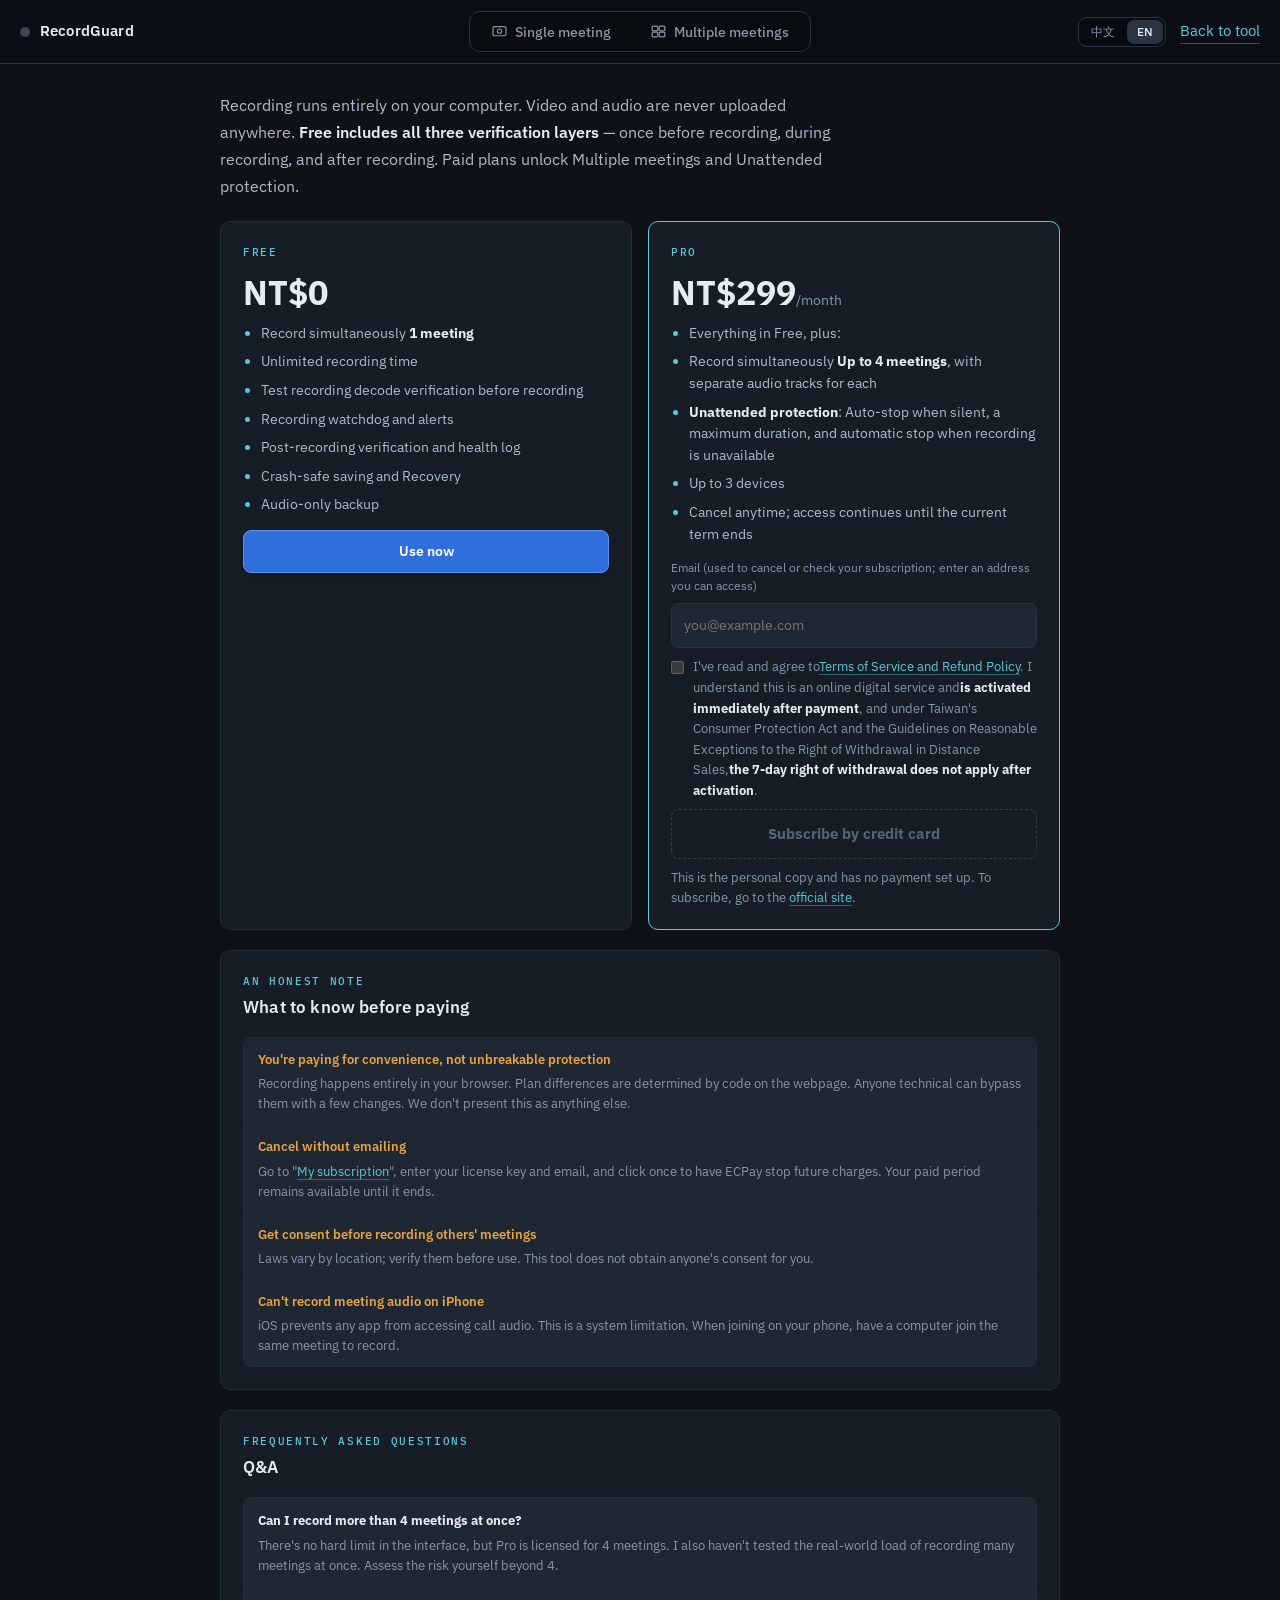
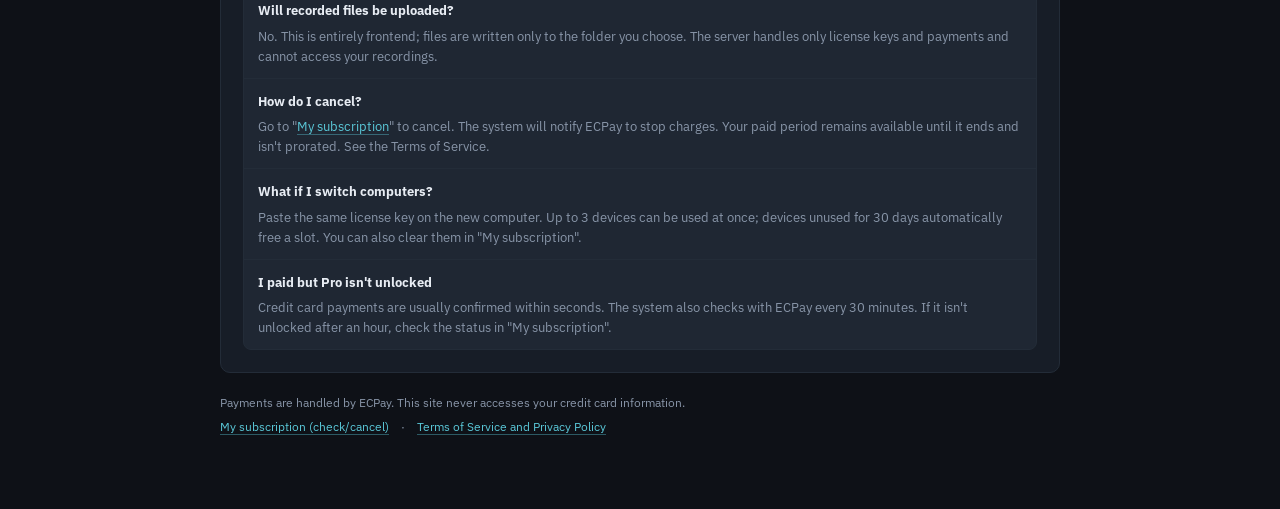
<file: pricing.html>
<!doctype html>
<html lang="zh-Hant">
<head>
<meta charset="utf-8">
<meta name="viewport" content="width=device-width, initial-scale=1">
<script>try{var l=localStorage.getItem('meetingRecorder.lang');if(l==='en'||(!l&&!/^zh/i.test(navigator.language||'')))document.documentElement.classList.add('i18n-pending')}catch(e){}</script>
<style>html.i18n-pending body{visibility:hidden}</style>
<title>方案與升級 · 會議錄影守門員</title>
<link rel="preconnect" href="https://fonts.googleapis.com">
<link rel="preconnect" href="https://fonts.gstatic.com" crossorigin>
<link rel="stylesheet" href="https://fonts.googleapis.com/css2?family=IBM+Plex+Mono:wght@400;500;600&family=IBM+Plex+Sans:wght@400;500;600;700&display=swap">
<link rel="stylesheet" href="app.css">
</head>
<body>

<header class="topbar">
  <div class="rail">
    <div class="rail-id">
      <span class="rec-dot"></span>
      <span class="rail-name">會議錄影守門員</span>
    </div>
    <div class="modeswitch" role="group" aria-label="錄製模式">
      <a class="ms" href="./" aria-current="page"><svg viewBox="0 0 24 24" aria-hidden="true"><rect x="2.8" y="5" width="18.4" height="13" rx="2.2"/><circle cx="12" cy="11.5" r="3"/></svg><span>錄一場</span></a>
      <a class="ms " href="./multi.html"><svg viewBox="0 0 24 24" aria-hidden="true"><rect x="3" y="4.5" width="8" height="6.6" rx="1.5"/><rect x="13" y="4.5" width="8" height="6.6" rx="1.5"/><rect x="3" y="12.9" width="8" height="6.6" rx="1.5"/><rect x="13" y="12.9" width="8" height="6.6" rx="1.5"/></svg><span>同時錄多場</span></a>
    </div>
    <div class="rail-right"><a class="link" href="./">回到工具</a></div>
  </div>
</header>

<main>
  <p class="lede">
    錄影本身完全在你自己的電腦上跑，影像和聲音不會上傳到任何地方。
    <strong>免費版就有完整的三道驗證</strong> —— 開錄前、錄製中、錄完後各驗一次。
    付費解鎖的是同時錄多場與無人看管保護。
  </p>

  <div class="plans">
    <section class="plan">
      <span class="eyebrow">免費</span>
      <div class="price">NT$0</div>
      <ul class="feat">
        <li>同時錄 <b>1 場</b></li>
        <li>錄製長度不限</li>
        <li>開錄前試錄解碼驗證</li>
        <li>錄製中 watchdog 與警報</li>
        <li>錄完驗證與健康紀錄</li>
        <li>當機不掉檔、救援取回</li>
        <li>純音訊備份檔</li>
      </ul>
      <a class="btn" href="./">直接使用</a>
    </section>

    <section class="plan hot">
      <span class="eyebrow">Pro</span>
      <div class="price">NT$299<span>/月</span></div>
      <ul class="feat">
        <li>免費版的全部，加上：</li>
        <li>同時錄 <b>最多 4 場</b>，每場獨立音軌</li>
        <li><b>無人看管保護</b>：靜音自動收檔、最長時數上限、確定錄不到時自動收檔</li>
        <li>最多 3 台裝置</li>
        <li>隨時可取消，取消後用到當期結束</li>
      </ul>

      <form class="buy" id="buyForm">
        <label for="email">Email（取消訂閱、查詢訂閱狀態時要用，請填你收得到信的信箱）</label>
        <input type="email" id="email" name="email" required placeholder="you@example.com" autocomplete="email">
        <label class="check consent" for="consent">
          <input type="checkbox" id="consent" required>
          <span>我已閱讀並同意<a class="link" href="./terms.html" target="_blank">服務條款與退款政策</a>。
            我了解本服務為線上數位服務，<b>付款後立即開通</b>，依消費者保護法及
            《通訊交易解除權合理例外情事適用準則》，<b>開通後不適用七日無條件解除權</b>。</span>
        </label>
        <button type="submit" class="btn accent lg" id="buyBtn">用信用卡訂閱</button>
        <p class="note" id="buyMsg"></p>
      </form>

      <div class="handoff" id="handoff" hidden>
        <b>先記下你的授權碼</b>
        <p class="k" id="handoffKey"></p>
        <p class="note">已自動存進這個瀏覽器。付款完成後就算直接關掉分頁，下次打開工具也會自動生效。
          換電腦時要用它，請另外抄下來。</p>
        <button type="button" class="btn accent lg" id="goPay">我記下了，前往綠界付款</button>
      </div>
    </section>
  </div>

  <section class="panel">
    <div class="panel-head">
      <span class="eyebrow">誠實說明</span>
      <h2>你付費前應該知道的事</h2>
    </div>
    <div class="pitfalls">
      <div><b>付費項目是「方便」，不是「不可破解的保護」</b><span>錄影完全在你的瀏覽器裡發生，
        方案差異是由網頁上的程式判斷的。懂技術的人改幾行就能繞過去。我們沒有把這件事包裝成別的樣子。</span></div>
      <div><b>取消不用寫信</b><span>到「<a class="link" href="./account.html">我的訂閱</a>」輸入授權碼和 Email，
        按一下就會直接通知綠界停止後續扣款。已付的這一期可以用到期滿。</span></div>
      <div><b>錄製他人會議請先取得同意</b><span>各地法規不同，使用前請自行確認。
        本工具不會替你取得任何人的同意。</span></div>
      <div><b>iPhone 上錄不到會議聲音</b><span>iOS 不讓任何 App 取得通話音訊，這是系統限制。
        用手機開會時，請讓電腦也加入同一場會議來錄。</span></div>
    </div>
  </section>

  <section class="panel">
    <div class="panel-head">
      <span class="eyebrow">常見問題</span>
      <h2>Q&amp;A</h2>
    </div>
    <div class="qa">
      <div><b>可以同時錄超過 4 場嗎？</b><span>介面不設硬上限，但 Pro 的授權是 4 場。
        而且同時錄很多場的真實負載我還沒用真實會議驗證過，超過 4 場請自行評估。</span></div>
      <div><b>錄的檔案會上傳嗎？</b><span>不會。整個工具是純前端，檔案只寫進你自己選的資料夾。
        伺服器只處理授權碼與付款，碰不到你的錄影內容。</span></div>
      <div><b>怎麼取消訂閱？</b><span>到「<a class="link" href="./account.html">我的訂閱</a>」自己按取消，
        系統會直接通知綠界停止扣款。已付的這一期照樣可以用到結束，不會按比例退款（詳見服務條款）。</span></div>
      <div><b>換電腦怎麼辦？</b><span>在新電腦貼上同一組授權碼即可。同時最多 3 台；
        30 天沒用的裝置會自動讓出名額，也可以在「我的訂閱」自己清空。</span></div>
      <div><b>付了錢但沒解鎖？</b><span>信用卡通常幾秒內確認；系統也會每 30 分鐘主動向綠界補查。
        超過一小時還沒解鎖，請到「我的訂閱」查看狀態。</span></div>
    </div>
  </section>

  <footer class="foot">
    <p>付款由綠界科技 ECPay 處理，本站不會接觸到你的信用卡資料。</p>
    <p><a class="link" href="./account.html">我的訂閱（查詢／取消）</a>　·　<a class="link" href="./terms.html">服務條款與隱私權政策</a></p>
  </footer>
</main>

<script type="module">
import './js/i18n.js';
const PAID_HOST = 'meeting-recorder.etfswing-site.workers.dev';
const KEY_KEY = 'meetingRecorder.licenseKey';
const $ = (id) => document.getElementById(id);
const form = $('buyForm'), msg = $('buyMsg'), btn = $('buyBtn');

function closeCheckout(html) {
  btn.disabled = true;
  [...form.querySelectorAll('input')].forEach((i) => i.disabled = true);
  msg.innerHTML = html;
}

// 使用者在綠界頁按了「返回」
if (new URLSearchParams(location.search).get('back')) {
  msg.textContent = '你從綠界返回了，這次沒有扣款。想訂閱的話再按一次就好。';
}

// 測試通行碼：只給站主做真實流程測試用。正式上線（綠界正式帳號）後不需要。
const testToken = new URLSearchParams(location.search).get('test') || '';

if (location.host !== PAID_HOST) {
  closeCheckout('這個網址是自用版，沒有接金流。要訂閱請到 <a class="link" href="https://' + PAID_HOST + '/pricing.html">正式站</a>。');
} else {
  fetch('/api/health', { cache: 'no-store' }).then((r) => r.json()).then((h) => {
    if (!h.checkoutOpen && !testToken) closeCheckout('<b>付費方案即將開放。</b>目前可以免費使用單場錄影的全部功能。');
  }).catch(() => {});
}

let pending = null;

form.addEventListener('submit', async (e) => {
  e.preventDefault();
  const email = $('email').value.trim();
  if (!$('consent').checked) { msg.textContent = '請先勾選同意服務條款。'; return; }
  btn.disabled = true;
  msg.textContent = '建立訂單中…';
  try {
    const headers = { 'content-type': 'application/json' };
    if (testToken) headers['x-test-token'] = testToken;
    const r = await fetch('/api/checkout', {
      method: 'POST', headers, body: JSON.stringify({ email, plan: 'pro', consent: true }),
    });
    const j = await r.json().catch(() => ({}));
    if (!r.ok) throw new Error(j.error || ('建立訂單失敗（' + r.status + '）'));

    // 先把授權碼存進瀏覽器並顯示 —— 付完款直接關分頁也不會弄丟
    try { localStorage.setItem(KEY_KEY, j.key); localStorage.removeItem('meetingRecorder.entitlement'); } catch (err) {}
    pending = j;
    $('handoffKey').textContent = j.key;
    form.hidden = true;
    $('handoff').hidden = false;
    $('goPay').focus();
  } catch (err) {
    btn.disabled = false;
    msg.textContent = err.message;
  }
});

$('goPay').addEventListener('click', () => {
  if (!pending) return;
  const f = document.createElement('form');
  f.method = 'POST';
  f.action = pending.action;
  for (const [k, v] of Object.entries(pending.params)) {
    const i = document.createElement('input');
    i.type = 'hidden'; i.name = k; i.value = String(v);
    f.appendChild(i);
  }
  document.body.appendChild(f);
  f.submit();
});
</script>
</body>
</html>
</file>
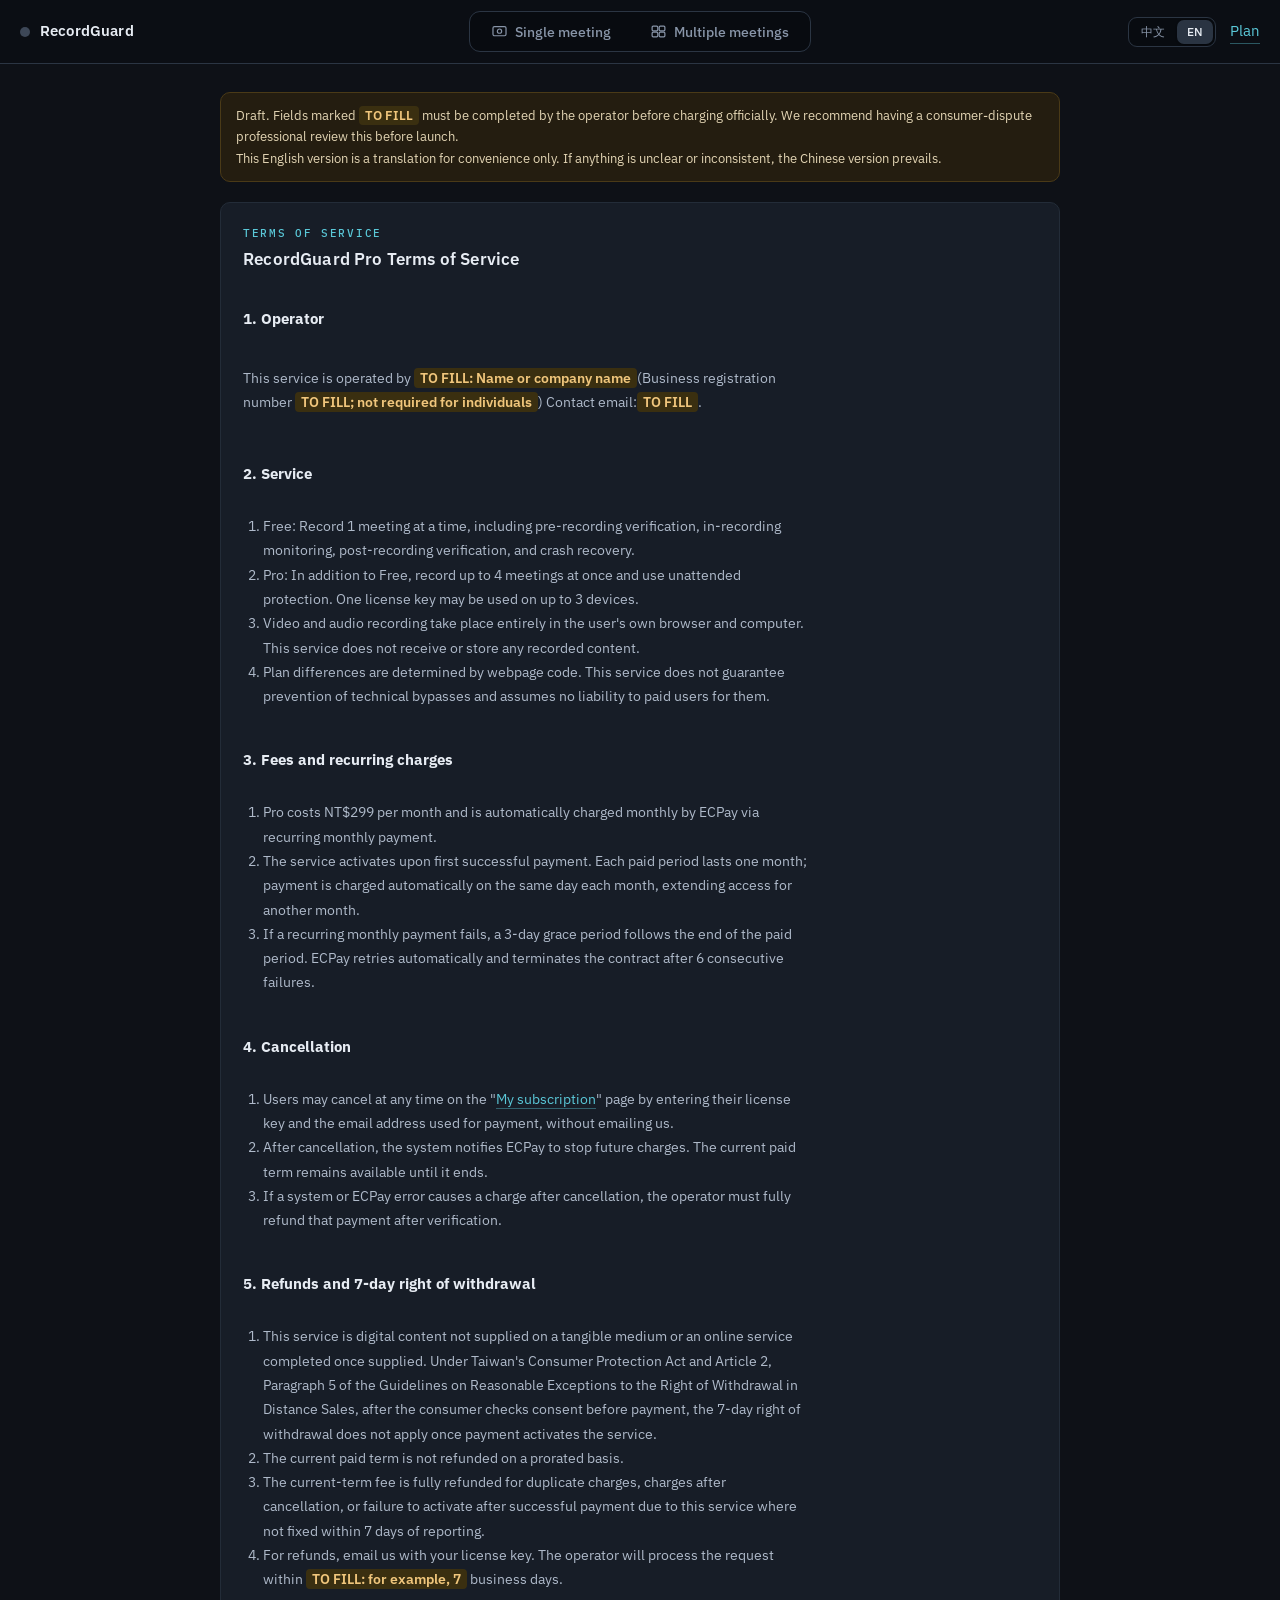
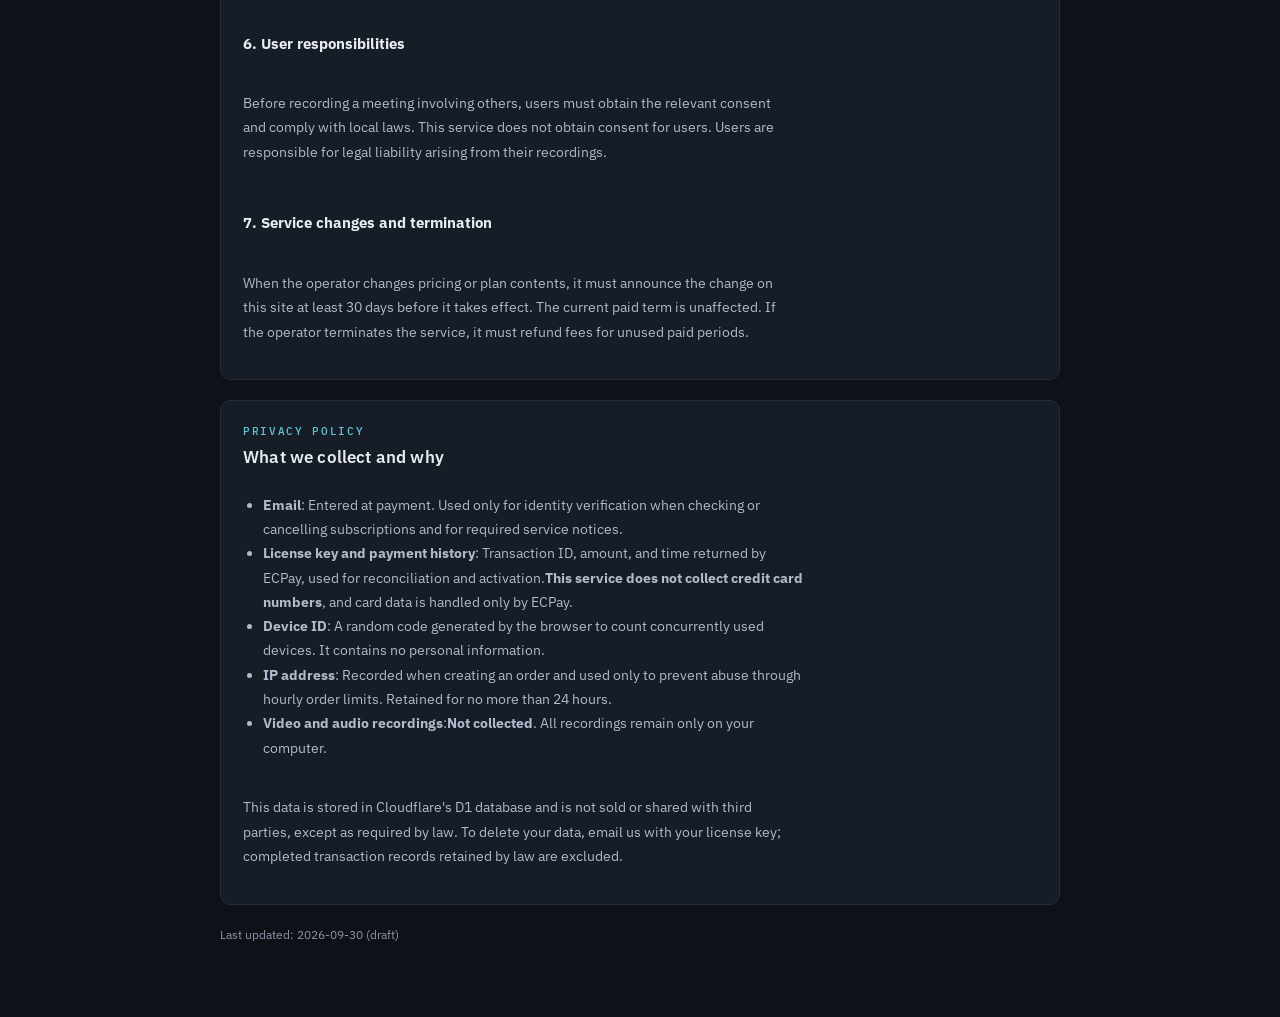
<file: terms.html>
<!doctype html>
<html lang="zh-Hant">
<head>
<meta charset="utf-8">
<meta name="viewport" content="width=device-width, initial-scale=1">
<script>try{var l=localStorage.getItem('meetingRecorder.lang');if(l==='en'||(!l&&!/^zh/i.test(navigator.language||'')))document.documentElement.classList.add('i18n-pending')}catch(e){}</script>
<style>html.i18n-pending body{visibility:hidden}</style>
<title>服務條款與隱私權政策 · 會議錄影守門員</title>
<link rel="preconnect" href="https://fonts.googleapis.com">
<link rel="preconnect" href="https://fonts.gstatic.com" crossorigin>
<link rel="stylesheet" href="https://fonts.googleapis.com/css2?family=IBM+Plex+Mono:wght@400;500;600&family=IBM+Plex+Sans:wght@400;500;600;700&display=swap">
<link rel="stylesheet" href="app.css">
<style>
  .terms h3{font-size:14.5px;margin:18px 0 6px;color:var(--ink)}
  .terms p,.terms li{font-size:13.5px;line-height:1.8;color:var(--ink-mid);max-width:68ch}
  .terms ol,.terms ul{padding-left:20px;margin:6px 0}
  .todo{background:#3A2F10;color:#F0C67C;padding:1px 6px;border-radius:4px;font-weight:600}
  .draft{background:#241D10;border:1px solid #4A3A17;border-radius:var(--r);padding:12px 15px;font-size:13px;color:#E3D5B4}
</style>
</head>
<body>

<header class="topbar">
  <div class="rail">
    <div class="rail-id"><span class="rec-dot"></span><span class="rail-name">會議錄影守門員</span></div>
    <div class="modeswitch" role="group" aria-label="錄製模式">
      <a class="ms" href="./"><svg viewBox="0 0 24 24" aria-hidden="true"><rect x="2.8" y="5" width="18.4" height="13" rx="2.2"/><circle cx="12" cy="11.5" r="3"/></svg><span>錄一場</span></a>
      <a class="ms" href="./multi.html"><svg viewBox="0 0 24 24" aria-hidden="true"><rect x="3" y="4.5" width="8" height="6.6" rx="1.5"/><rect x="13" y="4.5" width="8" height="6.6" rx="1.5"/><rect x="3" y="12.9" width="8" height="6.6" rx="1.5"/><rect x="13" y="12.9" width="8" height="6.6" rx="1.5"/></svg><span>同時錄多場</span></a>
    </div>
    <div class="rail-right"><a class="link" href="./pricing.html">方案</a></div>
  </div>
</header>

<main>
  <div class="draft">草稿版本。標示 <span class="todo">待填</span> 的地方需由經營者補上後才能正式收費；
    建議上線前請熟悉消費爭議的專業人士看過一次。<br>
    英文版僅為方便閱讀的翻譯，內容如有歧義，以中文版為準。</div>

  <section class="panel terms">
    <div class="panel-head"><span class="eyebrow">服務條款</span><h2>會議錄影守門員 Pro 服務條款</h2></div>

    <h3>一、經營者</h3>
    <p>本服務由 <span class="todo">待填：姓名或公司名稱</span>（統一編號 <span class="todo">待填，個人可免</span>）提供。
      聯絡信箱：<span class="todo">待填</span>。</p>

    <h3>二、服務內容</h3>
    <ol>
      <li>免費版：同時錄製 1 場會議，含開錄前驗證、錄製中監看、錄完驗證、當機救援等全部功能。</li>
      <li>Pro：在免費版之外，可同時錄製最多 4 場，並可使用無人看管保護。一組授權碼可在最多 3 台裝置使用。</li>
      <li>錄影與錄音全程在使用者自己的瀏覽器與電腦上進行，本服務不接收、不儲存任何錄製內容。</li>
      <li>方案差異由網頁上的程式判斷。本服務不保證防止他人以技術手段繞過限制，亦不因此對付費使用者負擔任何責任。</li>
    </ol>

    <h3>三、費用與自動續扣</h3>
    <ol>
      <li>Pro 為每月新台幣 299 元，以信用卡定期定額方式，由綠界科技（ECPay）每月自動扣款。</li>
      <li>首次付款成功即開通，付費期間為一個月；之後每月同日自動扣款並延長一個月。</li>
      <li>自動扣款失敗時，付費期間屆滿後有 3 日寬限期；綠界會自動重試，連續失敗 6 次將由綠界終止合約。</li>
    </ol>

    <h3>四、取消</h3>
    <ol>
      <li>使用者可隨時於「<a class="link" href="./account.html">我的訂閱</a>」頁面，輸入授權碼與付款時填寫的 Email 自行取消，無須來信。</li>
      <li>取消後系統即通知綠界停止後續扣款。已付款之當期可繼續使用至期滿。</li>
      <li>若因系統或綠界異常，取消後仍被扣款，經營者應於查證後全額退還該筆款項。</li>
    </ol>

    <h3>五、退款與七日解除權</h3>
    <ol>
      <li>本服務屬「非以有形媒介提供之數位內容或一經提供即為完成之線上服務」。依消費者保護法第 19 條及
        《通訊交易解除權合理例外情事適用準則》第 2 條第 5 款，經消費者於付款前勾選同意後，
        付款開通後不適用七日無條件解除權。</li>
      <li>已付款之當期不按比例退款。</li>
      <li>以下情形全額退還當期費用：重複扣款、取消後仍被扣款、付款成功但因本服務之原因無法開通且經回報後 7 日內未修復。</li>
      <li>退款申請請來信並附上授權碼，經營者於 <span class="todo">待填：例如 7</span> 個工作天內處理。</li>
    </ol>

    <h3>六、使用者責任</h3>
    <p>錄製他人參與之會議前，使用者應自行取得相關人員同意並遵守所在地法令。本服務不代使用者取得任何同意，
      對使用者錄製行為所生之法律責任，由使用者自行負責。</p>

    <h3>七、服務變更與終止</h3>
    <p>經營者調整價格或方案內容時，應至少於生效 30 日前於本網站公告；已付款之當期不受影響。
      經營者終止本服務時，應退還使用者尚未使用之付費期間費用。</p>
  </section>

  <section class="panel terms">
    <div class="panel-head"><span class="eyebrow">隱私權政策</span><h2>我們收集什麼、為什麼</h2></div>
    <ul>
      <li><b>Email</b>：付款時填寫。只用於查詢與取消訂閱時的身分確認，以及必要的服務通知。</li>
      <li><b>授權碼、付款紀錄</b>：由綠界回傳的交易編號、金額、時間，用於對帳與開通。<b>本服務不會取得信用卡號碼</b>，卡片資料僅由綠界處理。</li>
      <li><b>裝置識別碼</b>：瀏覽器隨機產生的一串代碼，用來計算同時使用的裝置數。不含任何個人資料。</li>
      <li><b>IP 位址</b>：建立訂單時記錄，只用於防止濫用（每小時建單次數限制），保存不超過 24 小時。</li>
      <li><b>錄影與錄音內容</b>：<b>完全不收集</b>。所有錄製內容只存在你自己的電腦。</li>
    </ul>
    <p>以上資料存放於 Cloudflare（D1 資料庫），不會出售或提供給第三方，法令要求者除外。
      如需刪除你的資料，請來信並附上授權碼；已完成之交易紀錄依法保存者不在此限。</p>
  </section>

  <footer class="foot"><p>最後更新：2026-09-30（草稿）</p></footer>
</main>
<script type="module" src="./js/i18n.js"></script>
</body>
</html>
</file>
<file: app.css>
/* 會議錄影守門員
 *
 * 刻意單一深色主題：這是一台跟會議並排開著的儀表，亮底頁面在旁邊很刺眼，
 * 而音量表與「錄製中」的紅點也只有在深底上才讀得準。所有顏色都明寫，
 * 不依賴外層的底色。
 */

:root{
  /* 中性色帶藍偏，不是純灰 */
  --ground:#0E1117;
  --panel:#171D27;
  --raise:#1F2733;
  --line:#2B3543;
  --line-soft:#232C38;

  --ink:#E7ECF3;
  --ink-mid:#AFBACA;
  --ink-dim:#8895A8;

  --accent:#5AC8D8;      /* 儀器讀數的青 */
  --accent-ink:#06222A;
  --ok:#3DD68C;
  --warn:#E8A33D;
  --fail:#E5484D;
  --rec:#FF4747;

  --r:10px;
  color-scheme:dark;
}

*{box-sizing:border-box}
[hidden]{display:none !important}

body{
  margin:0;
  background:var(--ground);
  color:var(--ink);
  font-family:"IBM Plex Sans","Microsoft JhengHei UI","Microsoft JhengHei","Segoe UI",system-ui,sans-serif;
  font-size:15px;
  line-height:1.65;
  -webkit-font-smoothing:antialiased;
}
.mono,.log{font-family:"IBM Plex Mono",Consolas,"Courier New",monospace}

main{
  max-width:880px;
  margin:0 auto;
  padding-inline:20px;
  padding-block:28px 72px;
  display:flex;
  flex-direction:column;
  gap:20px;
}

/* ───────── 頂欄 ───────── */
/* 頂欄和警示列必須一起吸頂：錄製中計時器出現會讓頂欄變高，
   各自寫死 top 值會互相疊到。 */
.topbar{position:sticky; top:0; z-index:30}
.rail{
  display:flex; align-items:center; gap:18px;
  padding:11px 20px;
  background:#0B0E14;
  border-bottom:1px solid var(--line);
}
.rail-id{display:flex; align-items:center; gap:10px; flex:1; min-width:0}
.rail-name{font-weight:600; font-size:15px; letter-spacing:.01em; white-space:nowrap; overflow:hidden; text-overflow:ellipsis}
.rec-dot{width:10px; height:10px; border-radius:50%; background:#3D4757; flex:none}
.rec-dot.ok{background:var(--ok); box-shadow:0 0 0 3px rgba(61,214,140,.16)}
.rec-dot.warn{background:var(--warn); box-shadow:0 0 0 3px rgba(232,163,61,.16)}
.rec-dot.rec{background:var(--rec); box-shadow:0 0 0 3px rgba(255,71,71,.18); animation:blink 1.5s steps(1,end) infinite}
@keyframes blink{0%,60%{opacity:1}61%,100%{opacity:.25}}
@media (prefers-reduced-motion:reduce){.rec-dot.rec{animation:none}}
.rail-clock{
  font-family:"IBM Plex Mono",Consolas,monospace;
  font-size:24px; font-weight:500; font-variant-numeric:tabular-nums;
  letter-spacing:.02em; color:var(--ink);
}
.rail-state{font-size:12px; color:var(--ink-dim); letter-spacing:.03em; white-space:nowrap}

/* 步驟指示器：這是真的有順序的流程，不是裝飾 */
.stepper{
  display:flex; align-items:center; gap:0; list-style:none;
  margin:0; padding:11px 16px;
  font-size:11.5px; color:#5E6B7D;
  background:var(--panel); border:1px solid var(--line-soft); border-radius:var(--r);
}
.stepper li{display:flex; align-items:center; gap:7px; padding:0 2px}
.stepper li::before{
  content:attr(data-n);
  width:18px; height:18px; border-radius:50%; flex:none;
  display:grid; place-items:center;
  font-family:"IBM Plex Mono",Consolas,monospace; font-size:10px; font-weight:600;
  background:#232C38; color:#6C7A8C; border:1px solid #2F3A48;
}
.stepper li + li::after{content:none}
.stepper li:not(:last-child){margin-right:14px; position:relative}
.stepper li:not(:last-child)::after{
  content:''; position:absolute; right:-11px; width:8px; height:1px; background:#2F3A48;
}
.stepper li.done{color:var(--ink-dim)}
.stepper li.done::before{background:#1E3A2C; color:var(--ok); border-color:#27523C; content:'✓'}
.stepper li.now{color:var(--ink)}
.stepper li.now::before{background:var(--accent); color:var(--accent-ink); border-color:var(--accent)}
@media (max-width:620px){.stepper{display:none}}

/* ───────── 警示 ───────── */
.alert{
  display:flex; align-items:center; gap:14px;
  padding:13px 20px;
  background:#2E1215;
  border-bottom:1px solid var(--fail);
}
.alert.soft{background:#2C2210; border-bottom-color:var(--warn)}
.alert-mark{
  width:26px; height:26px; border-radius:50%; flex:none;
  display:grid; place-items:center; font-weight:700; font-size:14px;
  background:var(--fail); color:#fff;
}
.alert.soft .alert-mark{background:var(--warn); color:#1E1500}
.alert-body{flex:1; min-width:0}
.alert-title{font-weight:600; font-size:14px}
.alert-detail{font-size:12.5px; color:#DFC8C8; line-height:1.5}
.alert.soft .alert-detail{color:#E3D5B4}

/* ───────── 文案 ───────── */
.lede{
  margin:0;
  font-size:15.5px; line-height:1.75; color:var(--ink-mid);
  max-width:62ch;
}
.lede strong{color:var(--ink); font-weight:600}

/* ───────── 面板 ───────── */
.panel{
  background:var(--panel);
  border:1px solid var(--line-soft);
  border-radius:var(--r);
  padding:22px;
  display:flex; flex-direction:column; gap:16px;
}
.panel.flagged{border-color:var(--warn)}
.panel-head{display:flex; flex-direction:column; gap:2px}
.panel-head h2{margin:0; font-size:17px; font-weight:600; letter-spacing:.01em; text-wrap:balance}
.eyebrow{
  font-family:"IBM Plex Mono",Consolas,monospace;
  font-size:10.5px; font-weight:500; letter-spacing:.16em; text-transform:uppercase;
  color:var(--accent);
}
.eyebrow.spaced{margin-top:6px}
.note{margin:0; font-size:12.5px; line-height:1.6; color:var(--ink-dim)}
.val{font-size:13px; color:var(--ink-dim); word-break:break-all}

/* ───────── 表單 ───────── */
.field{display:flex; flex-direction:column; gap:7px}
.field>label,.field-label{font-size:13px; font-weight:600; color:var(--ink)}
.grid-2{display:grid; grid-template-columns:repeat(auto-fit,minmax(220px,1fr)); gap:16px}
.row{display:flex; align-items:center; gap:10px; flex-wrap:wrap}

select,input[type=number]{
  background:var(--raise); color:var(--ink);
  border:1px solid var(--line); border-radius:8px;
  padding:9px 11px; font:inherit; font-size:14px;
  max-width:100%;
}
select{min-width:min(260px,100%)}
input[type=number]{width:130px; font-variant-numeric:tabular-nums}
select:focus-visible,input:focus-visible,button:focus-visible{
  outline:2px solid var(--accent); outline-offset:2px;
}

label.check{
  display:flex; align-items:flex-start; gap:9px;
  font-size:13.5px; color:var(--ink-mid); cursor:pointer;
}
label.check input{margin:5px 0 0; flex:none; accent-color:var(--accent)}
/* 句子裡的數字欄（「連續 [10] 分鐘」「最長錄 [4] 小時」）：要小、跟文字同一行 */
label.check input[type=number]{width:62px; margin:0 4px; padding:3px 8px; font-size:13px; display:inline-block; vertical-align:baseline}
.hint{margin:2px 0 6px; font-size:12.5px; line-height:1.6; color:var(--ink-dim)}

/* ───────── 按鈕 ─────────
 * 2026-10-02 使用者要求「可以按的按鈕要不同顏色、明顯一點」。原本一般按鈕是深灰底配深灰面板，看起來像標籤；
 * 而且按不下去的按鈕跟可以按的長得一模一樣（錄影中的「移除」被誤會成可以按）。現在分四種：
 *   主要動作 accent（青色）／一般按鈕（亮藍）／次要 ghost（灰色實心，例如移除）／停止 stop（紅色）
 *   按不下去的一律變成透明＋虛線框＋暗字、游標變禁止。
 *   （第一版用深藍 #1D3A5C，在深色背景上跟原本差不多，使用者看不出來，改成亮藍）
 */
.btn{
  background:#2F6FDB; color:#fff;
  border:1px solid #5B93F0; border-radius:8px;
  padding:9px 16px; font:inherit; font-size:14px; font-weight:600;
  cursor:pointer; transition:border-color .12s, background .12s, box-shadow .12s;
  box-shadow:0 1px 0 rgba(255,255,255,.06) inset, 0 2px 6px rgba(0,0,0,.25);
}
.btn:hover{background:#3D80F0; border-color:#8DB6F7}
.btn:active{transform:translateY(1px)}
.btn.accent{background:var(--accent); border-color:var(--accent); color:var(--accent-ink); font-weight:700}
.btn.accent:hover{background:#6FD5E3; border-color:#6FD5E3}
.btn.stop{background:var(--fail); border-color:var(--fail); color:#fff; font-weight:700}
.btn.stop:hover{background:#F0585D}
.btn.amber{background:var(--warn); border-color:var(--warn); color:#1E1500; font-weight:700}
.btn.ghost{background:#4A5568; color:#fff; border-color:#718096; font-weight:600}
.btn.ghost:hover{background:#5A6578; border-color:#A0AEC0}
a.btn{text-decoration:none; display:inline-block; text-align:center}
/* 按不下去：不論原本是哪一種，都退成同一種扁平灰 */
.btn:disabled,.btn.accent:disabled,.btn.stop:disabled,.btn.amber:disabled,.btn.ghost:disabled,.btn.danger-ghost:disabled{
  background:transparent; border:1px dashed #333D4B; color:#566173; box-shadow:none; cursor:not-allowed; transform:none}
.btn.lg{padding:12px 24px; font-size:15px}
.btn.sm{padding:5px 11px; font-size:12.5px}

/* ───────── 提示框 ───────── */
.callout{
  background:#12202B;
  border:1px solid #244254;
  border-radius:var(--r);
  padding:15px 17px;
  display:flex; flex-direction:column; gap:7px;
}
.callout h3{margin:0; font-size:13.5px; font-weight:600; color:var(--accent)}
.callout p{margin:0; font-size:13px; line-height:1.65; color:var(--ink-mid)}
.callout strong{color:var(--ink); font-weight:600}

/* ───────── 檢查清單 ───────── */
.checks{display:flex; flex-direction:column}
.ci{
  display:flex; gap:12px; align-items:flex-start;
  padding:11px 2px;
  border-top:1px solid var(--line-soft);
}
.ci:first-child{border-top:none}
.ci-mark{
  width:20px; height:20px; border-radius:50%; flex:none; margin-top:2px;
  display:grid; place-items:center; font-size:12px; font-weight:700;
  background:#39434F; color:var(--ink-dim);
}
.ci-pass .ci-mark{background:var(--ok); color:#042518}
.ci-warn .ci-mark{background:var(--warn); color:#1E1500}
.ci-fail .ci-mark{background:var(--fail); color:#fff}
.ci-body{min-width:0; display:flex; flex-direction:column; gap:2px}
.ci-name{font-size:13.5px; font-weight:600}
.ci-detail{font-size:12.5px; line-height:1.55; color:var(--ink-dim)}
.ci-fix{font-size:12.5px; line-height:1.55; color:#F0C67C}
.ci-body .btn{align-self:flex-start; margin-top:5px}

/* ───────── 倒數 ───────── */
.countdown{
  display:flex; align-items:center; gap:12px;
  background:#12241C; border:1px solid #27523C; border-radius:var(--r);
  padding:12px 16px; font-size:13.5px; color:var(--ink-mid);
}
.cd-num{
  font-family:"IBM Plex Mono",Consolas,monospace; font-size:22px; font-weight:600;
  color:var(--ok); font-variant-numeric:tabular-nums; min-width:20px; text-align:center;
}

/* ───────── 逃生出口：直接網址 ───────── */
#envEscape{display:flex; flex-direction:column; gap:10px}
.urlbox{
  display:block; font-family:"IBM Plex Mono",Consolas,monospace; font-size:12.5px;
  background:#0B0E14; border:1px solid var(--line); border-radius:8px;
  padding:10px 12px; color:var(--accent); word-break:break-all; user-select:all;
}

/* ───────── 儀表區 ───────── */
.bank{display:grid; grid-template-columns:repeat(auto-fit,minmax(200px,1fr)); gap:12px}
.slot{
  background:var(--raise);
  border:1px solid var(--line);
  border-radius:var(--r);
  padding:13px 14px;
  display:flex; flex-direction:column; gap:3px;
}
.slot.bad{border-color:var(--fail); background:#241318}
.slot.soft{border-color:var(--warn)}
.slot-label{
  font-size:11px; letter-spacing:.06em; color:var(--ink-dim);
  display:flex; align-items:center; gap:6px; flex-wrap:wrap;
}
.slot-tag{
  font-size:9.5px; letter-spacing:.04em; padding:1px 5px; border-radius:4px;
  background:#2A3542; color:var(--ink-dim);
}
.slot-big{font-size:23px; font-weight:600; font-variant-numeric:tabular-nums; line-height:1.25}
.slot-big i{font-style:normal; font-size:11px; font-weight:400; color:var(--ink-dim); letter-spacing:.04em}
.slot-sub{font-size:11.5px; color:var(--ink-dim)}

.meter{
  position:relative; height:9px; margin:6px 0 4px;
  background:#0B0E14; border-radius:5px; overflow:hidden;
}
.meter-fill{
  position:absolute; inset:0 auto 0 0; width:0%;
  background:linear-gradient(90deg,var(--ok),var(--ok) 62%,var(--warn) 84%,var(--fail));
  transition:width .07s linear;
}
.meter-fill.mic{background:linear-gradient(90deg,var(--accent),var(--accent) 62%,var(--warn) 84%,var(--fail))}
.meter-hold{
  position:absolute; top:0; bottom:0; width:2px; left:0;
  background:var(--ink); opacity:.8; transition:left .2s linear;
}
/* 最後 6 dB 是過載區，跟真的音量表一樣標出來 */
.meter-zone{position:absolute; top:0; bottom:0; right:0; width:10%; background:rgba(229,72,77,.18); pointer-events:none}
.scale{
  display:flex; justify-content:space-between;
  font-family:"IBM Plex Mono",Consolas,monospace; font-size:9px; color:#5E6B7D;
  letter-spacing:.02em; margin:-2px 0 2px;
}

.mixer{display:flex; gap:26px; flex-wrap:wrap; font-size:12.5px; color:var(--ink-dim)}
.mixer input[type=range]{vertical-align:middle; accent-color:var(--accent); max-width:150px}

/* ───────── 事件紀錄 ───────── */
.log{
  background:#0B0E14; border:1px solid var(--line-soft); border-radius:8px;
  padding:10px 12px; height:200px; overflow-y:auto;
  font-size:11.5px; line-height:1.75;
}
.log div{white-space:pre-wrap; word-break:break-word}
.l-info{color:var(--ink-dim)}
.l-ok{color:var(--ok)}
.l-warn{color:var(--warn)}
.l-fail{color:#FF8A8A}

/* ───────── 列表 ───────── */
.rows{display:flex; flex-direction:column; gap:8px}
.rows>div{
  display:flex; align-items:center; gap:12px; flex-wrap:wrap;
  background:var(--raise); border:1px solid var(--line);
  border-radius:8px; padding:10px 13px; font-size:12.5px;
}
.rows .fn{flex:1; min-width:180px; font-family:"IBM Plex Mono",Consolas,monospace; word-break:break-all}
.rows .meta{color:var(--ink-dim)}

/* ───────── 判定 ───────── */
.verdict{
  border-left:3px solid var(--line);
  padding:12px 15px; border-radius:0 8px 8px 0;
  background:var(--raise); font-size:14.5px; line-height:1.6;
}
.verdict.ok{border-left-color:var(--ok)}
.verdict.warn{border-left-color:var(--warn)}
.verdict.bad{border-left-color:var(--fail)}

/* ───────── 畫面預覽 ───────── */
.screen{margin:0; display:flex; flex-direction:column; gap:7px}
.screen video{
  width:100%; max-width:100%; max-height:380px;
  background:#000; border-radius:8px; border:1px solid var(--line);
}
.screen figcaption{font-size:12px; color:var(--ink-dim)}

/* ───────── 頁尾 ───────── */
.foot{display:flex; flex-direction:column; gap:4px; color:var(--ink-dim); font-size:12px}
.foot p{margin:0}

@media (max-width:480px){
  .rail{gap:12px; padding:10px 16px}
  .rail-clock{font-size:20px}
  main{padding-inline:16px}
  .panel{padding:18px 16px}
}

/* ═════════ 多場同時錄（multi.html） ═════════ */

.beta{
  font-family:"IBM Plex Mono",Consolas,monospace; font-size:9.5px; letter-spacing:.1em;
  text-transform:uppercase; padding:2px 6px; border-radius:4px;
  background:#2A3542; color:var(--accent); border:1px solid #33414F; flex:none;
}
.link{color:var(--accent); text-decoration:none; border-bottom:1px solid rgba(90,200,216,.4)}
.link:hover{border-bottom-color:var(--accent)}
.callout.warnish{background:#241D10; border-color:#4A3A17}
.callout.warnish h3{color:var(--warn)}
.bad-text{color:var(--fail)}

.budget{
  background:#0B0E14; border:1px solid var(--line-soft); border-radius:8px;
  padding:11px 14px; font-size:12.5px; line-height:1.8; color:var(--ink-dim);
}
.budget strong{color:var(--ink)}

/* 場次卡 */
.slots{display:flex; flex-direction:column; gap:12px}
.slot-card{
  background:var(--raise); border:1px solid var(--line); border-radius:var(--r);
  padding:14px; display:flex; flex-direction:column; gap:11px;
}
.slot-card[data-state="ready"]{border-color:#27523C}
.slot-card[data-state="recording"]{border-color:var(--accent)}
.slot-card[data-trouble="fatal"]{border-color:var(--fail); background:#241318}
.slot-card[data-trouble="warn"]{border-color:var(--warn)}

.sc-head{display:flex; align-items:center; gap:10px; flex-wrap:wrap}
.sc-name{
  flex:1; min-width:180px;
  background:var(--panel); color:var(--ink); border:1px solid var(--line);
  border-radius:8px; padding:8px 11px; font:inherit; font-size:14px; font-weight:600;
}
.sc-name:disabled{opacity:.7}
.sc-state{font-size:11.5px; color:var(--ink-dim); white-space:nowrap}
.slot-card[data-state="ready"] .sc-state{color:var(--ok)}
.slot-card[data-state="failed"]{border-color:#5A2A2E}
.slot-card[data-state="failed"] .sc-state{color:var(--fail)}
.slot-card[data-state="recording"] .sc-state{color:var(--accent)}

.sc-checks .ci{padding:8px 0}
.sc-gauges{display:grid; grid-template-columns:repeat(auto-fit,minmax(150px,1fr)); gap:10px}
.sc-g{background:var(--panel); border:1px solid var(--line-soft); border-radius:8px; padding:10px 12px;
  display:flex; flex-direction:column; gap:2px}
.sc-gl{font-size:10.5px; letter-spacing:.06em; color:var(--ink-dim)}
.sc-gv{font-size:19px; font-weight:600; font-variant-numeric:tabular-nums}
.sc-gv i{font-style:normal; font-size:10px; font-weight:400; color:var(--ink-dim)}

/* 完成頁 */
.result{margin:0 0 20px; display:flex; flex-direction:column; gap:10px}
.stress{
  background:#0B0E14; border:1px solid var(--line); border-radius:var(--r);
  padding:16px 18px; display:flex; flex-direction:column; gap:6px; margin-top:8px;
}
.stress h3{margin:0 0 6px; font-size:14px; color:var(--accent); font-weight:600}
.st-line{display:flex; align-items:baseline; gap:10px; font-size:12.5px; color:var(--ink-dim); flex-wrap:wrap}
.st-line b{color:var(--ink); font-family:"IBM Plex Mono",Consolas,monospace; font-weight:500; font-variant-numeric:tabular-nums}
.st-note{font-size:11px; color:#5E6B7D}
.st-block{border-top:1px solid var(--line-soft); padding-top:10px; margin-top:6px;
  display:flex; flex-direction:column; gap:5px}
.st-name{font-size:13px; font-weight:600; color:var(--ink)}

/* 教學 */
.howto-h{margin:10px 0 0; font-size:13px; font-weight:600; color:var(--accent)}
ol.howto{margin:0; padding-left:22px; display:flex; flex-direction:column; gap:9px;
  font-size:13.5px; line-height:1.7; color:var(--ink-mid)}
ol.howto b{color:var(--ink); font-weight:600}
ol.howto ul{margin:6px 0 0; padding-left:18px; display:flex; flex-direction:column; gap:4px;
  font-size:13px; color:var(--ink-dim)}
ol.howto li::marker{color:var(--accent); font-family:"IBM Plex Mono",monospace; font-weight:500}
.pitfalls{display:flex; flex-direction:column; gap:1px; background:var(--line-soft);
  border:1px solid var(--line-soft); border-radius:8px; overflow:hidden}
.pitfalls>div{background:var(--raise); padding:11px 14px; display:flex; flex-direction:column; gap:3px}
.pitfalls b{font-size:13px; color:var(--warn); font-weight:600}
.pitfalls span{font-size:12.5px; line-height:1.6; color:var(--ink-dim)}

/* 方案 / 付費 */
.plans{display:grid; grid-template-columns:repeat(auto-fit,minmax(280px,1fr)); gap:16px}
.plan{background:var(--panel); border:1px solid var(--line-soft); border-radius:var(--r);
  padding:22px; display:flex; flex-direction:column; gap:14px}
.plan.hot{border-color:var(--accent)}
.price{font-size:34px; font-weight:700; font-variant-numeric:tabular-nums; line-height:1}
.price span{font-size:14px; font-weight:400; color:var(--ink-dim)}
ul.feat{margin:0; padding-left:18px; display:flex; flex-direction:column; gap:7px;
  font-size:13.5px; line-height:1.6; color:var(--ink-mid)}
ul.feat b{color:var(--ink)}
ul.feat li::marker{color:var(--accent)}
.buy{display:flex; flex-direction:column; gap:8px; margin-top:auto}
.buy label{font-size:12px; color:var(--ink-dim); line-height:1.5}
.buy input{background:var(--raise); color:var(--ink); border:1px solid var(--line);
  border-radius:8px; padding:10px 12px; font:inherit; font-size:14px}
.qa{display:flex; flex-direction:column; gap:1px; background:var(--line-soft);
  border:1px solid var(--line-soft); border-radius:8px; overflow:hidden}
.qa>div{background:var(--raise); padding:12px 14px; display:flex; flex-direction:column; gap:4px}
.qa b{font-size:13px; color:var(--ink)}
.qa span{font-size:12.5px; line-height:1.6; color:var(--ink-dim)}

.license-box input{background:var(--raise); color:var(--ink); border:1px solid var(--line);
  border-radius:8px; padding:9px 12px; font:inherit; font-size:14px;
  font-family:"IBM Plex Mono",Consolas,monospace; letter-spacing:1px; min-width:210px}
.license-box .btn[href]{text-decoration:none; display:inline-block}
label.check.locked{opacity:.55}
.pro-tag{font-family:"IBM Plex Mono",Consolas,monospace; font-size:9.5px; letter-spacing:.1em;
  text-transform:uppercase; padding:2px 6px; border-radius:4px; background:var(--accent);
  color:var(--accent-ink); text-decoration:none; flex:none; align-self:center; font-weight:600}
.plan-note{padding:10px 12px; background:#12202B; border:1px solid #244254; border-radius:8px}

/* ═════════ 圖示步驟 ═════════ */
.sprite{position:absolute;width:0;height:0;overflow:hidden}
.ic{width:20px;height:20px;flex:none;stroke:var(--accent);fill:none;
  stroke-width:1.6;stroke-linecap:round;stroke-linejoin:round;color:var(--accent);margin-top:1px}

.steps{display:grid;gap:1px;background:var(--line-soft);
  border:1px solid var(--line-soft);border-radius:var(--r);overflow:hidden}
.steps.prep{grid-template-columns:repeat(auto-fit,minmax(260px,1fr))}
.step{background:var(--raise);padding:13px 15px;display:flex;gap:12px;align-items:flex-start}
.step>div{display:flex;flex-direction:column;gap:3px;min-width:0;flex:1}
.step b{font-size:13.5px;color:var(--ink);font-weight:600}
.step span{font-size:12.5px;line-height:1.65;color:var(--ink-dim)}
.step span b{font-size:inherit;color:var(--ink)}
.steps.numbered .step{padding-left:13px}
.step .n{flex:none;width:22px;height:22px;border-radius:50%;display:grid;place-items:center;
  font-family:"IBM Plex Mono",Consolas,monospace;font-size:11px;font-weight:600;
  background:transparent;color:var(--ink-mid);border:1.5px solid #4A5568;margin-top:1px}   /* 空心灰圈：不要像可以按的青色圓鈕 */
.step.wide{grid-column:1/-1}

/* Chrome 分享視窗示意圖 */
.illus{margin:12px 0 2px;display:flex;flex-direction:column;gap:9px}
.illus > svg{width:100%;max-width:100%;height:auto;display:block;
  background:#0B0E14;border:1px solid var(--line);border-radius:10px}
.illus figcaption{display:flex;flex-direction:column;gap:5px;font-size:12.5px;color:var(--ink-dim)}
.illus figcaption b{color:var(--ink)}
.pin-n{display:inline-grid;place-items:center;width:17px;height:17px;border-radius:50%;
  background:var(--warn);color:#1E1500;font-size:10.5px;font-weight:700;margin-right:6px;
  font-family:"IBM Plex Mono",Consolas,monospace;vertical-align:-3px}

.illus .dlg{fill:var(--panel);stroke:var(--line)}
.illus .tab{fill:var(--raise);stroke:var(--line)}
.illus .tab.on{fill:#12303A;stroke:var(--accent);stroke-width:1.6}
.illus .row{fill:var(--raise);stroke:none}
.illus .row.on{fill:#12303A;stroke:var(--accent)}
.illus .fav{fill:var(--accent)}
.illus .chk{fill:var(--raise);stroke:none}
.illus .chk.on{fill:#2A2110;stroke:var(--warn)}
.illus .box{fill:none;stroke:var(--ink-dim)}
.illus .box.on{fill:var(--warn);stroke:var(--warn)}
.illus .tick{fill:none;stroke:#1E1500;stroke-width:2;stroke-linecap:round;stroke-linejoin:round}
.illus .pin{fill:var(--warn)}
.illus .btn-ghost{fill:var(--raise);stroke:var(--line)}
.illus .btn-go{fill:var(--accent);stroke:none}
.illus text{font-family:"IBM Plex Sans","Microsoft JhengHei UI",sans-serif}
.illus .t-title{fill:var(--ink);font-size:14px;font-weight:600}
.illus .t-dim{fill:var(--ink-dim);font-size:11px}
.illus .t-tab{fill:var(--ink-dim);font-size:12px}
.illus .t-tab.on{fill:var(--accent);font-weight:600}
.illus .t-row{fill:var(--ink-dim);font-size:12px}
.illus .t-row.on{fill:var(--ink)}
.illus .t-chk{fill:var(--ink-dim);font-size:12px}
.illus .t-chk.on{fill:var(--ink);font-weight:600}
.illus .t-pin{fill:#1E1500;font-size:11px;font-weight:700;font-family:"IBM Plex Mono",monospace}
.illus .t-btn{fill:var(--ink-dim);font-size:12px}
.illus .t-go{fill:var(--accent-ink);font-size:12px;font-weight:600}
/* 分享視窗示意圖：2026-10-02 依真的 Chrome／Edge 截圖改成「上方分頁籤＋底部音訊開關」 */
.illus .rule{stroke:var(--line);stroke-width:1}
.illus .ul{fill:var(--accent)}
.illus .pane{fill:var(--raise);stroke:none}
.illus .preview{fill:#16202B;stroke:var(--line)}
.illus .abar{fill:var(--raise);stroke:var(--line)}
.illus .abar.on{fill:#2A2110;stroke:var(--warn)}
.illus .spk{fill:var(--ink)}
.illus .spkw{fill:none;stroke:var(--ink);stroke-width:1.6;stroke-linecap:round}
.illus .sw{fill:#3A4452}
.illus .sw.on{fill:var(--accent)}
.illus .knob{fill:#fff}

.illus .screen-thumb{fill:#16323C;stroke:var(--accent);stroke-width:1}
.illus .screen-thumb.dim{fill:#1A212B;stroke:var(--line)}
.callout .illus{margin-top:6px}


/* ═════════ 模式切換（頂欄分段控制項） ═════════
 * 放在頂欄固定位置、每一頁都在同一格。做成一條軌道＋一顆選取塊，
 * 不用文字說明就看得出「這是兩選一的開關」。 */
.modeswitch{
  display:flex; gap:3px; padding:3px; flex:none;
  background:#080B10;
  border:1px solid var(--line);
  border-radius:11px;
}
.ms{
  display:flex; align-items:center; gap:7px;
  padding:7px 14px; border-radius:8px;
  font-size:13px; font-weight:500; line-height:1;
  color:var(--ink-dim); text-decoration:none; white-space:nowrap;
  transition:background .14s, color .14s;
}
.ms svg{width:16px; height:16px; flex:none; fill:none; stroke:currentColor;
  stroke-width:1.7; stroke-linecap:round; stroke-linejoin:round}
.ms:hover{color:var(--ink); background:#141A23}
.ms.on{
  background:var(--accent); color:var(--accent-ink); font-weight:600;
  box-shadow:0 1px 2px rgba(0,0,0,.45);
  cursor:default; pointer-events:none;
}
.ms:focus-visible{outline:2px solid var(--accent); outline-offset:2px}

/* 窄螢幕：分段控制項獨佔一整列、兩段等寬（iOS 的做法），字不拿掉 */
@media (max-width:760px){
  .rail{flex-wrap:wrap; row-gap:10px}
  .modeswitch{order:3; flex:1 1 100%}
  .ms{flex:1; justify-content:center}
}

/* 頂欄改三欄：品牌靠左、模式切換置中、狀態靠右（蘋果工具列的做法：主控制放正中間） */
.rail{display:grid; grid-template-columns:1fr auto 1fr; align-items:center; gap:18px}
.rail-id{justify-self:start}
.modeswitch{justify-self:center}
.rail-right{justify-self:end; display:flex; align-items:center; gap:14px; min-width:0}
.ms{padding:8px 18px; font-size:14px}
.ms svg{width:17px; height:17px}

/* 中等寬度以下，切換器換到第二列，右側按鈕才不會被擠成兩行 */
@media (max-width:980px){
  .rail{grid-template-columns:1fr auto; row-gap:10px}
  .modeswitch{grid-column:1 / -1; grid-row:2; justify-self:stretch}
  .rail-right{grid-column:2; grid-row:1}
  .ms{flex:1; justify-content:center}
}
.rail-right .btn{white-space:nowrap}
/* 有全部停止鍵時，狀態字跟它重複，窄的時候先收起來 */
@media (max-width:1180px){ .rail-right .btn:not([hidden]) ~ .rail-state{display:none} }
/* 四張卡固定 2×2，避免 3+1 讓最後一張孤零零一排 */
.steps.prep{grid-template-columns:repeat(2,1fr)}
@media (max-width:620px){.steps.prep{grid-template-columns:1fr}}

/* 付款前的授權碼交接 */
.handoff{display:flex;flex-direction:column;gap:10px;margin-top:auto;
  background:#12303A;border:1px solid var(--accent);border-radius:var(--r);padding:16px}
.handoff b{color:var(--ink);font-size:14px}
.k{font-family:"IBM Plex Mono",Consolas,monospace;font-size:20px;letter-spacing:2px;margin:0;
  background:#0B0E14;border:1px solid var(--line);border-radius:8px;padding:12px;text-align:center;user-select:all}
label.check.consent{font-size:12.5px;line-height:1.65;color:var(--ink-dim)}
label.check.consent b{color:var(--ink)}

/* 我的訂閱 */
.acct-grid{display:grid;grid-template-columns:repeat(auto-fit,minmax(170px,1fr));gap:1px;
  background:var(--line-soft);border:1px solid var(--line-soft);border-radius:var(--r);overflow:hidden}
.acct-grid>div{background:var(--raise);padding:12px 14px;display:flex;flex-direction:column;gap:3px}
.acct-grid span{font-size:11.5px;color:var(--ink-dim)}
.acct-grid b{font-size:15px;color:var(--ink);font-variant-numeric:tabular-nums}
.pill{display:inline-block;font-size:11px;font-weight:600;padding:2px 8px;border-radius:999px}
.pill.ok{background:#1E3A2C;color:var(--ok)}
.pill.warn{background:#3A2F10;color:var(--warn)}
.pill.bad{background:#3A1414;color:#FF8A8A}
.acct-table{width:100%;border-collapse:collapse;font-size:12.5px}
.acct-table td,.acct-table th{padding:8px 10px;border-top:1px solid var(--line-soft);text-align:left}
.acct-table th{color:var(--ink-dim);font-weight:500}
.acct-table td{font-variant-numeric:tabular-nums;color:var(--ink-mid)}
.tbl-wrap{overflow-x:auto}
.btn.danger-ghost{background:transparent;border-color:#7A3A3E;color:#FF8A8A;box-shadow:none}
.btn.danger-ghost:hover{border-color:var(--fail)}
.field input[type=text],.field input[type=email]{
  background:var(--raise);color:var(--ink);border:1px solid var(--line);border-radius:8px;
  padding:9px 12px;font:inherit;font-size:14px;width:100%;max-width:100%}
.mono-in{font-family:"IBM Plex Mono",Consolas,monospace !important;letter-spacing:.5px}
.field input:focus-visible{outline:2px solid var(--accent);outline-offset:1px}

/* 每一格各自開始／停止 */
.sc-actions{gap:10px}
.sc-timer{font-size:18px;font-weight:600;font-variant-numeric:tabular-nums;color:var(--rec);
  margin-left:auto;display:flex;align-items:center;gap:7px}
.sc-timer::before{content:'';width:8px;height:8px;border-radius:50%;background:var(--rec);
  animation:blink 1.5s steps(1,end) infinite}
@media (prefers-reduced-motion:reduce){.sc-timer::before{animation:none}}
.slot-card[data-state="finishing"] .sc-timer{color:var(--warn)}
.slot-card[data-state="finishing"] .sc-timer::before{background:var(--warn);animation:none}
.slot-card[data-state="done"]{border-color:#27523C;background:var(--panel)}
.sc-result{display:flex;flex-direction:column;gap:10px}
.sc-stress{font-size:11.5px;color:var(--ink-dim);background:#0B0E14;border:1px solid var(--line-soft);
  border-radius:8px;padding:8px 11px;overflow-x:auto;white-space:nowrap}
.sc-fileline{font-size:12px;color:var(--ink-mid);padding:2px 0;word-break:break-all}

/* 瀏覽器不支援時的說明（compat.js） */
.panel.compat{border-color:var(--fail); background:#22161A}
.panel.compat.soft{border-color:var(--warn); background:#241D10}
.compat-row{display:flex; gap:14px; align-items:flex-start}
.compat-ic{flex:none; width:28px; height:28px; border-radius:50%; display:grid; place-items:center;
  background:var(--fail); color:#fff; font-weight:700; font-size:15px}
.panel.compat.soft .compat-ic{background:var(--warn); color:#1E1500}
.compat-txt h2{margin:2px 0 6px; font-size:17px}
.compat-txt p{margin:0; font-size:14px; line-height:1.7; color:var(--ink-mid)}
.compat-act{margin-top:12px}

/* 教學裡的示意圖：2026-10-02 使用者反映示意圖裡的「分享」按鈕跟網頁上真的按鈕一樣是青色，會以為可以按。
 * 示意圖一律改成黑白線稿，只有橘色編號標記保留顏色（代表「看這裡」）；外框虛線、上方標「示意圖・這裡不能按」，點了沒反應。
 * 真的按鈕是亮藍／青色實心，兩者一眼分得開。 */
.illus{position:relative}
.illus > svg{border:1px dashed #3A4555; pointer-events:none; user-select:none}
.illus-tag{display:inline-flex; align-items:center; gap:6px; align-self:flex-start;
  font-size:11.5px; color:#9AA6B6; letter-spacing:.02em;
  padding:3px 9px 3px 7px; border:1px dashed #3A4555; border-radius:999px; background:transparent}
.illus-ic{width:14px; height:14px; fill:none; stroke:#9AA6B6; stroke-width:1.3; stroke-linecap:round; stroke-linejoin:round}
.illus .t-tab.on{fill:#E7ECF3}
.illus .ul{fill:#C9D1DC}
.illus .row.on{fill:#262E3A; stroke:#8A96A8}
.illus .tab.on{fill:#262E3A; stroke:#8A96A8}
.illus .fav{fill:#6B7686}
.illus .sw.on{fill:#9AA6B6}
.illus .knob{fill:#1A2029}
.illus .btn-go{fill:none; stroke:#8A96A8; stroke-width:1.2}
.illus .t-go{fill:#C9D1DC; font-weight:600}
.illus .btn-ghost{fill:none; stroke:#3F4A5A}
.illus .screen-thumb{fill:#2A3340; stroke:#6B7686}

/* ───────── 多場頁版面（2026-10-06 重排：場次放最上面，設定與教學收合） ───────── */
.fold-panel{padding-top:0; padding-bottom:0}
.fold > summary{list-style:none; cursor:pointer; display:flex; align-items:center; gap:12px; flex-wrap:wrap;
  padding:16px 0}
.fold > summary::-webkit-details-marker{display:none}
.fold-title{font-weight:700; font-size:15px; color:var(--ink)}
.fold-title::before{content:"▸"; display:inline-block; margin-right:8px; color:var(--ink-dim); transition:transform .15s}
.fold[open] > summary .fold-title::before{transform:rotate(90deg)}
.fold-sum{display:flex; flex-wrap:wrap; gap:4px 14px; font-size:12.5px; color:var(--ink-dim); flex:1; min-width:0}
.fold-sum .warn{color:var(--warn); font-weight:600}
.fold-sum .ok{color:var(--ok)}
.fold-more{font-size:12.5px; color:#8DB6F7; text-decoration:underline; text-underline-offset:3px}
.fold[open] .fold-more{display:none}
.fold-body{padding-bottom:18px}
.fold > summary:hover .fold-title{color:#fff}

/* 場次區的三步流程 */
.flow3{list-style:none; margin:4px 0 16px; padding:0; display:grid; grid-template-columns:repeat(3,1fr); gap:8px}
.flow3 li{display:flex; gap:10px; align-items:flex-start; padding:10px 12px; border-radius:8px; background:var(--raise); font-size:13.5px}
.flow3 b{flex:none; width:22px; height:22px; border-radius:50%; display:grid; place-items:center;
  border:1.5px solid #4A5568; color:var(--ink-mid); font-size:12px; font-family:"IBM Plex Mono",Consolas,monospace}
.flow3 i{font-style:normal; color:var(--ink-dim); font-size:12px}
@media (max-width:640px){ .flow3{grid-template-columns:1fr} }

/* 每一格的「下一步」提示 */
.sc-guide{margin:8px 0 0; font-size:13px; color:var(--ink-mid); line-height:1.6}
.sc-guide[data-state="failed"]{color:#FF9A9E}
.sc-guide[data-state="ready"]{color:var(--ok)}
.sc-guide[data-state="recording"]{color:var(--ink-mid)}

/* 救援卡：全部都匯出過時縮成一行 */
.panel.compact{border-color:var(--line); padding-top:12px; padding-bottom:12px}
.panel.compact .panel-head, .panel.compact > .note{display:none}
.compact-row{align-items:center; justify-content:space-between; gap:12px}
.compact-row .note{flex:1; min-width:0}
.fold-body{display:flex; flex-direction:column; gap:18px}
@media (max-width:640px){
  .flow3{gap:4px; margin-bottom:12px}
  .flow3 li{padding:6px 10px; font-size:13px}
  .flow3 i{display:none}
  .flow3 br{display:none}
}

/* 句子裡的補充說明（靜音自動收檔的保護期） */
.hint-inline{display:inline-block; margin-top:6px; font-size:12.5px; color:var(--ink-dim); line-height:1.7}
</file>
